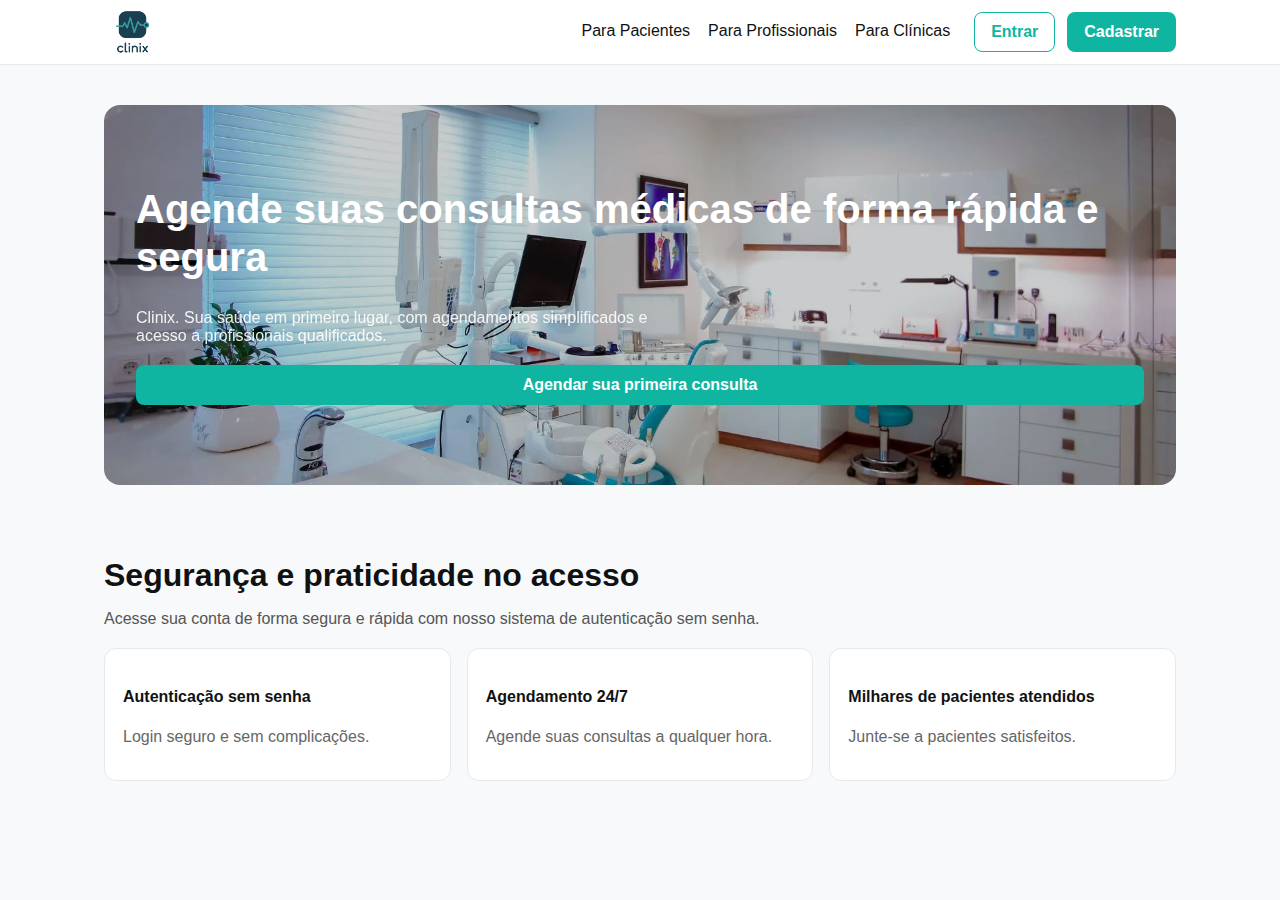
<file: index.html>
<!DOCTYPE html>
<html lang="pt-BR">

<head>
  <meta charset="utf-8">
  <meta name="viewport" content="width=device-width,initial-scale=1">
  <title>Clinix</title>
  <link rel="stylesheet" href="styles.css">
</head>

<body>
  <header class="header">
    <div class="container header-inner">
      <a class="brand" href="index.html"><img class="brand-logo" src="img/log.png" alt="clinix logo"></a>
      <button id="hamburger" class="hamburger" aria-label="Menu"></button>
      <nav id="nav" class="nav">
        <div class="nav-links">
          <a href="#">Para Pacientes</a>
          <a href="#">Para Profissionais</a>
          <a href="#">Para Clínicas</a>
        </div>
        <div class="nav-actions">
          <a class="btn secondary" href="login.html">Entrar</a>
          <a class="btn" href="register.html">Cadastrar</a>
        </div>
      </nav>
    </div>
  </header>
  <main>
    <section class="hero">
      <div class="container">
        <div class="hero-card" id="banner-slideshow">
          <img class="hero-media" src="homepage.png" alt="Consultório">
          <div class="hero-overlay">
            <h1 class="hero-title">Agende suas consultas médicas de forma rápida e segura</h1>
            <p class="hero-sub">Clinix. Sua saúde em primeiro lugar, com agendamentos simplificados e acesso a
              profissionais qualificados.</p>
            <a class="btn" href="agendar.html">Agendar sua primeira consulta</a>
          </div>
        </div>
      </div>
    </section>
    <section class="features">
      <div class="container">
        <h2 class="section-title">Segurança e praticidade no acesso</h2>
        <p class="section-sub">Acesse sua conta de forma segura e rápida com nosso sistema de autenticação sem senha.
        </p>
        <div class="cards">
          <div class="card">
            <h4>Autenticação sem senha</h4>
            <p class="muted">Login seguro e sem complicações.</p>
          </div>
          <div class="card">
            <h4>Agendamento 24/7</h4>
            <p class="muted">Agende suas consultas a qualquer hora.</p>
          </div>
          <div class="card">
            <h4>Milhares de pacientes atendidos</h4>
            <p class="muted">Junte-se a pacientes satisfeitos.</p>
          </div>
        </div>
      </div>
    </section>

  </main>
  <script src="script.js"></script>
</body>

</html>
</file>
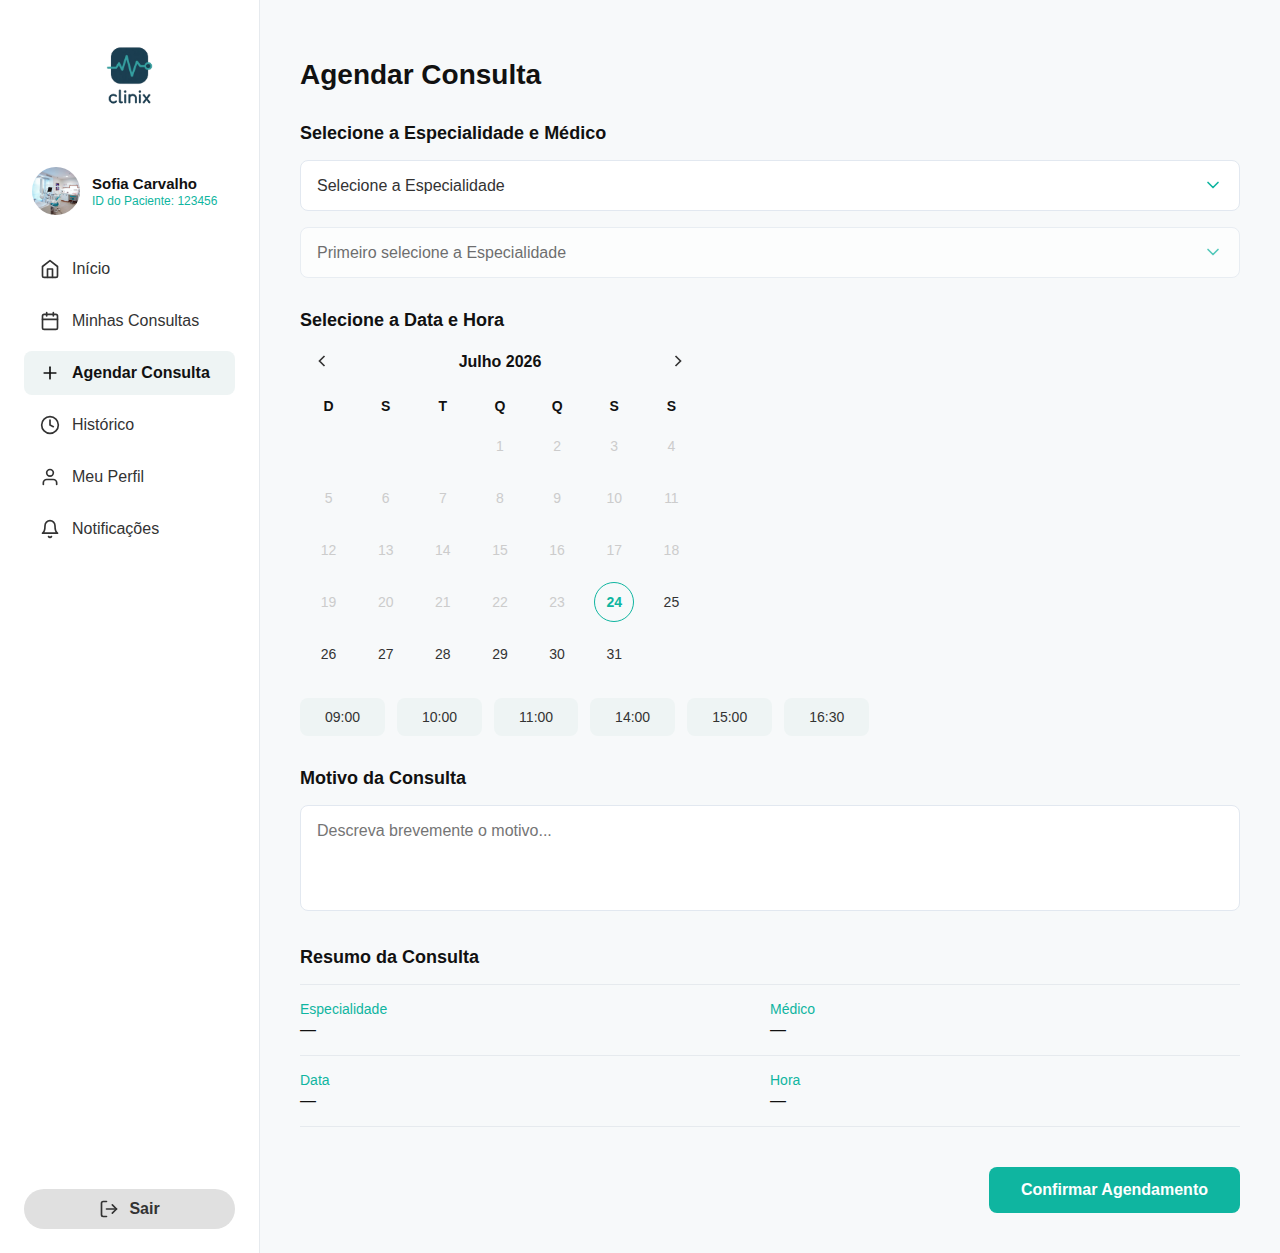
<file: agendar.html>
<!DOCTYPE html>
<html lang="pt-BR">
<head>
<meta charset="utf-8"><meta name="viewport" content="width=device-width,initial-scale=1">
<title>Agendar Consulta • Clinix</title>
<link rel="stylesheet" href="styles.css">
</head>
<body>

<div class="layout">
  <aside class="sidebar">
    <div class="sidebar-brand">
      <img src="img/log.png" alt="Clinix" class="sidebar-logo-img">
    </div>

    <div class="user-profile">
      <div class="avatar"></div>
      <div class="user-info">
        <div class="user-name">Sofia Carvalho</div>
        <div class="user-id">ID do Paciente: 123456</div>
      </div>
    </div>

    <nav class="menu">
      <a href="dashboard.html">
        <svg width="20" height="20" viewBox="0 0 24 24" fill="none" stroke="currentColor" stroke-width="2" stroke-linecap="round" stroke-linejoin="round"><path d="M3 9l9-7 9 7v11a2 2 0 0 1-2 2H5a2 2 0 0 1-2-2z"></path><polyline points="9 22 9 12 15 12 15 22"></polyline></svg>
        Início
      </a>
      <a href="consultas.html">
        <svg width="20" height="20" viewBox="0 0 24 24" fill="none" stroke="currentColor" stroke-width="2" stroke-linecap="round" stroke-linejoin="round"><rect x="3" y="4" width="18" height="18" rx="2" ry="2"></rect><line x1="16" y1="2" x2="16" y2="6"></line><line x1="8" y1="2" x2="8" y2="6"></line><line x1="3" y1="10" x2="21" y2="10"></line></svg>
        Minhas Consultas
      </a>
      <a class="active" href="agendar.html">
        <svg width="20" height="20" viewBox="0 0 24 24" fill="none" stroke="currentColor" stroke-width="2" stroke-linecap="round" stroke-linejoin="round"><line x1="12" y1="5" x2="12" y2="19"></line><line x1="5" y1="12" x2="19" y2="12"></line></svg>
        Agendar Consulta
      </a>
      <a href="historico.html">
        <svg width="20" height="20" viewBox="0 0 24 24" fill="none" stroke="currentColor" stroke-width="2" stroke-linecap="round" stroke-linejoin="round"><circle cx="12" cy="12" r="10"></circle><polyline points="12 6 12 12 16 14"></polyline></svg>
        Histórico
      </a>
      <a href="perfil.html">
        <svg width="20" height="20" viewBox="0 0 24 24" fill="none" stroke="currentColor" stroke-width="2" stroke-linecap="round" stroke-linejoin="round"><path d="M20 21v-2a4 4 0 0 0-4-4H8a4 4 0 0 0-4 4v2"></path><circle cx="12" cy="7" r="4"></circle></svg>
        Meu Perfil
      </a>
      <a href="notificacoes.html">
        <svg width="20" height="20" viewBox="0 0 24 24" fill="none" stroke="currentColor" stroke-width="2" stroke-linecap="round" stroke-linejoin="round"><path d="M18 8A6 6 0 0 0 6 8c0 7-3 9-3 9h18s-3-2-3-9"></path><path d="M13.73 21a2 2 0 0 1-3.46 0"></path></svg>
        Notificações
      </a>
    </nav>

    <div class="sidebar-footer">
      <a href="index.html" class="btn-logout">
        <svg width="20" height="20" viewBox="0 0 24 24" fill="none" stroke="currentColor" stroke-width="2" stroke-linecap="round" stroke-linejoin="round"><path d="M9 21H5a2 2 0 0 1-2-2V5a2 2 0 0 1 2-2h4"></path><polyline points="16 17 21 12 16 7"></polyline><line x1="21" y1="12" x2="9" y2="12"></line></svg>
        Sair
      </a>
    </div>
  </aside>

  <main class="main">
    
    <h1 class="dash-title">Agendar Consulta</h1>

    <h3 class="form-section-title">Selecione a Especialidade e Médico</h3>
    <div class="input-group">
      
      <select id="select-specialty" class="input-large select-large">
        <option value="" disabled selected>Selecione a Especialidade</option>
        <option value="Cardiologia">Cardiologia</option>
        <option value="Dermatologia">Dermatologia</option>
        <option value="Ortopedia">Ortopedia</option>
        <option value="Nutrição">Nutrição</option>
        <option value="Ginecologia">Ginecologia</option>
      </select>
      
      <select id="input-doctor" class="input-large select-large" disabled>
        <option value="" disabled selected>Primeiro selecione a Especialidade</option>
      </select>

    </div>

    <h3 class="form-section-title">Selecione a Data e Hora</h3>
    
    <div class="calendar-container">
      <div class="calendar-header">
        <button id="prev-month" class="calendar-nav-btn">
          <svg width="20" height="20" viewBox="0 0 24 24" fill="none" stroke="currentColor" stroke-width="2"><polyline points="15 18 9 12 15 6"></polyline></svg>
        </button>
        <div id="calendar-month-year" style="font-weight: 700; font-size: 16px;">Carregando...</div>
        <button id="next-month" class="calendar-nav-btn">
          <svg width="20" height="20" viewBox="0 0 24 24" fill="none" stroke="currentColor" stroke-width="2"><polyline points="9 18 15 12 9 6"></polyline></svg>
        </button>
      </div>

      <div class="calendar-grid-header">
        <div>D</div><div>S</div><div>T</div><div>Q</div><div>Q</div><div>S</div><div>S</div>
      </div>

      <div id="calendar-days" class="calendar-grid"></div>
    </div>

    <div id="time-slots" class="time-slots">
      <div class="time-pill">09:00</div>
      <div class="time-pill">10:00</div>
      <div class="time-pill">11:00</div>
      <div class="time-pill">14:00</div>
      <div class="time-pill">15:00</div>
      <div class="time-pill">16:30</div>
    </div>

    <h3 class="form-section-title">Motivo da Consulta</h3>
    <textarea id="input-reason" class="input-large" rows="4" style="resize: none;" placeholder="Descreva brevemente o motivo..."></textarea>

    <h3 class="form-section-title">Resumo da Consulta</h3>
    <div class="summary-container">
      <div class="summary-row">
        <div class="summary-col">
          <div class="summary-label">Especialidade</div>
          <div id="summary-spec" class="summary-value">—</div>
        </div>
        <div class="summary-col">
          <div class="summary-label">Médico</div>
          <div id="summary-doc" class="summary-value">—</div>
        </div>
      </div>
      <div class="summary-row">
        <div class="summary-col">
          <div class="summary-label">Data</div>
          <div id="summary-date" class="summary-value">—</div>
        </div>
        <div class="summary-col">
          <div class="summary-label">Hora</div>
          <div id="summary-time" class="summary-value">—</div>
        </div>
      </div>
    </div>

    <div class="action-footer">
      <button id="btn-confirm" class="btn-confirm">Confirmar Agendamento</button>
    </div>

  </main>
</div>

<script src="script.js"></script>
</body>
</html>
</file>
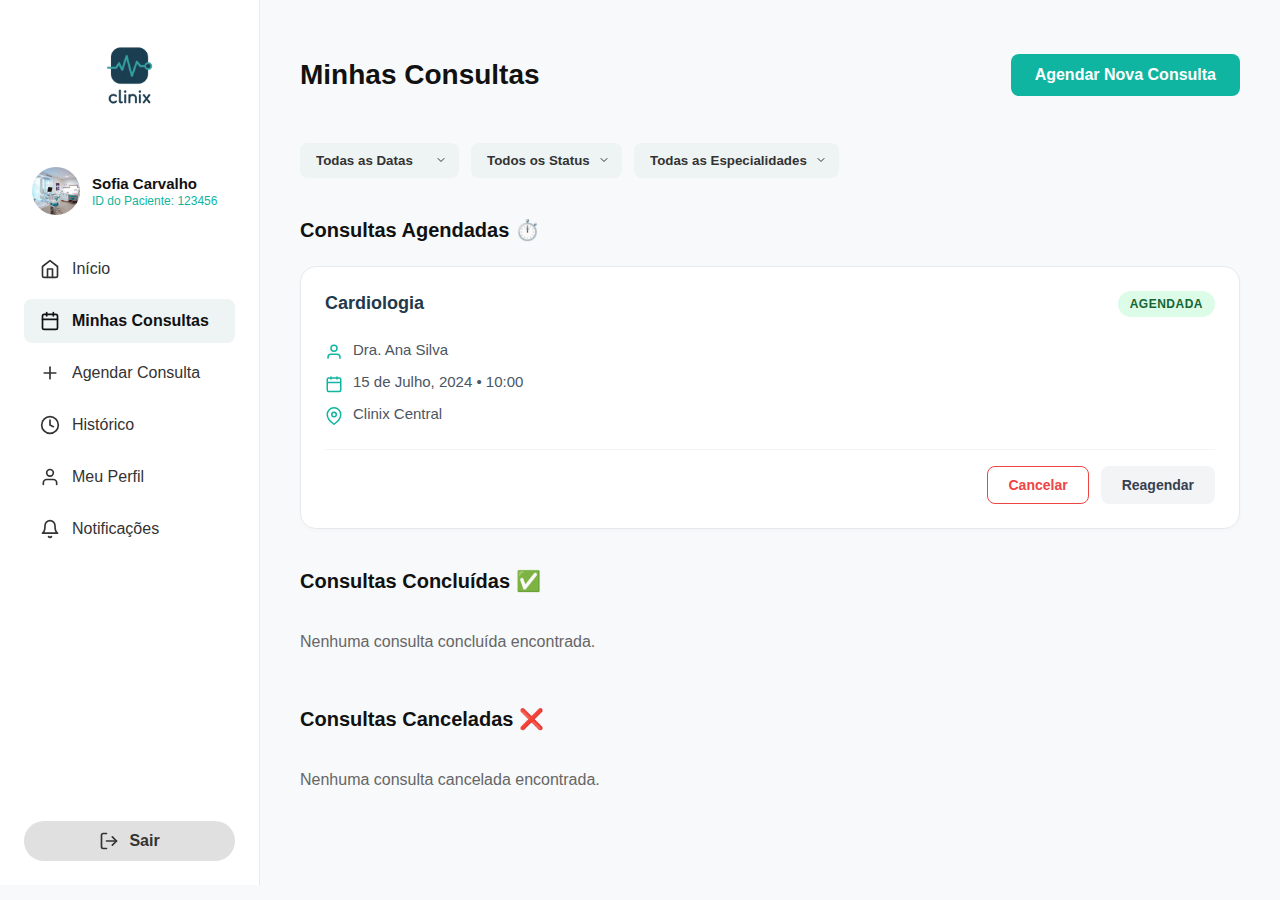
<file: consultas.html>
<!DOCTYPE html>
<html lang="pt-BR">
<head>
<meta charset="utf-8"><meta name="viewport" content="width=device-width,initial-scale=1">
<title>Minhas Consultas • Clinix</title>
<link rel="stylesheet" href="styles.css">
</head>
<body>

<div class="layout">
  <aside class="sidebar">
    <div class="sidebar-brand">
      <img src="img/log.png" alt="Clinix" class="sidebar-logo-img">
    </div>

    <div class="user-profile">
      <div class="avatar"></div>
      <div class="user-info">
        <div class="user-name">Sofia Carvalho</div>
        <div class="user-id">ID do Paciente: 123456</div>
      </div>
    </div>

    <nav class="menu">
      <a href="dashboard.html">
        <svg width="20" height="20" viewBox="0 0 24 24" fill="none" stroke="currentColor" stroke-width="2" stroke-linecap="round" stroke-linejoin="round"><path d="M3 9l9-7 9 7v11a2 2 0 0 1-2 2H5a2 2 0 0 1-2-2z"></path><polyline points="9 22 9 12 15 12 15 22"></polyline></svg>
        Início
      </a>
      <a class="active" href="consultas.html">
        <svg width="20" height="20" viewBox="0 0 24 24" fill="none" stroke="currentColor" stroke-width="2" stroke-linecap="round" stroke-linejoin="round"><rect x="3" y="4" width="18" height="18" rx="2" ry="2"></rect><line x1="16" y1="2" x2="16" y2="6"></line><line x1="8" y1="2" x2="8" y2="6"></line><line x1="3" y1="10" x2="21" y2="10"></line></svg>
        Minhas Consultas
      </a>
      <a href="agendar.html">
        <svg width="20" height="20" viewBox="0 0 24 24" fill="none" stroke="currentColor" stroke-width="2" stroke-linecap="round" stroke-linejoin="round"><line x1="12" y1="5" x2="12" y2="19"></line><line x1="5" y1="12" x2="19" y2="12"></line></svg>
        Agendar Consulta
      </a>
      <a href="historico.html">
        <svg width="20" height="20" viewBox="0 0 24 24" fill="none" stroke="currentColor" stroke-width="2" stroke-linecap="round" stroke-linejoin="round"><circle cx="12" cy="12" r="10"></circle><polyline points="12 6 12 12 16 14"></polyline></svg>
        Histórico
      </a>
      <a href="perfil.html">
        <svg width="20" height="20" viewBox="0 0 24 24" fill="none" stroke="currentColor" stroke-width="2" stroke-linecap="round" stroke-linejoin="round"><path d="M20 21v-2a4 4 0 0 0-4-4H8a4 4 0 0 0-4 4v2"></path><circle cx="12" cy="7" r="4"></circle></svg>
        Meu Perfil
      </a>
      <a href="notificacoes.html">
        <svg width="20" height="20" viewBox="0 0 24 24" fill="none" stroke="currentColor" stroke-width="2" stroke-linecap="round" stroke-linejoin="round"><path d="M18 8A6 6 0 0 0 6 8c0 7-3 9-3 9h18s-3-2-3-9"></path><path d="M13.73 21a2 2 0 0 1-3.46 0"></path></svg>
        Notificações
      </a>
    </nav>

    <div class="sidebar-footer">
      <a href="index.html" class="btn-logout">
        <svg width="20" height="20" viewBox="0 0 24 24" fill="none" stroke="currentColor" stroke-width="2" stroke-linecap="round" stroke-linejoin="round"><path d="M9 21H5a2 2 0 0 1-2-2V5a2 2 0 0 1 2-2h4"></path><polyline points="16 17 21 12 16 7"></polyline><line x1="21" y1="12" x2="9" y2="12"></line></svg>
        Sair
      </a>
    </div>
  </aside>

  <main class="main">
    
    <div class="dash-header">
      <h1 class="dash-title">Minhas Consultas</h1>
      <a class="btn-primary-solid" href="agendar.html">Agendar Nova Consulta</a>
    </div>

    <div class="filters-bar">
      <select id="filter-date" class="filter-select">
        <option value="">Todas as Datas</option>
      </select>

      <select id="filter-status" class="filter-select">
        <option value="">Todos os Status</option>
        <option value="agendada">Agendada</option>
        <option value="concluida">Concluída</option>
        <option value="cancelada">Cancelada</option>
      </select>
      
      <select id="filter-spec" class="filter-select">
        <option value="">Todas as Especialidades</option>
      </select>
    </div>

    <h3 class="section-emoji-title">Consultas Agendadas ⏱️</h3>
    <div id="list-agendada" class="clean-list">
      <p class="muted">Nenhuma consulta agendada.</p>
    </div>

    <h3 class="section-emoji-title">Consultas Concluídas ✅</h3>
    <div id="list-concluida" class="clean-list">
       <p class="muted">Nenhuma consulta concluída.</p>
    </div>

    <h3 class="section-emoji-title">Consultas Canceladas ❌</h3>
    <div id="list-cancelada" class="clean-list">
       <p class="muted">Nenhuma consulta cancelada.</p>
    </div>

  </main>
</div>

<script src="script.js"></script>
</body>
</html>
</file>
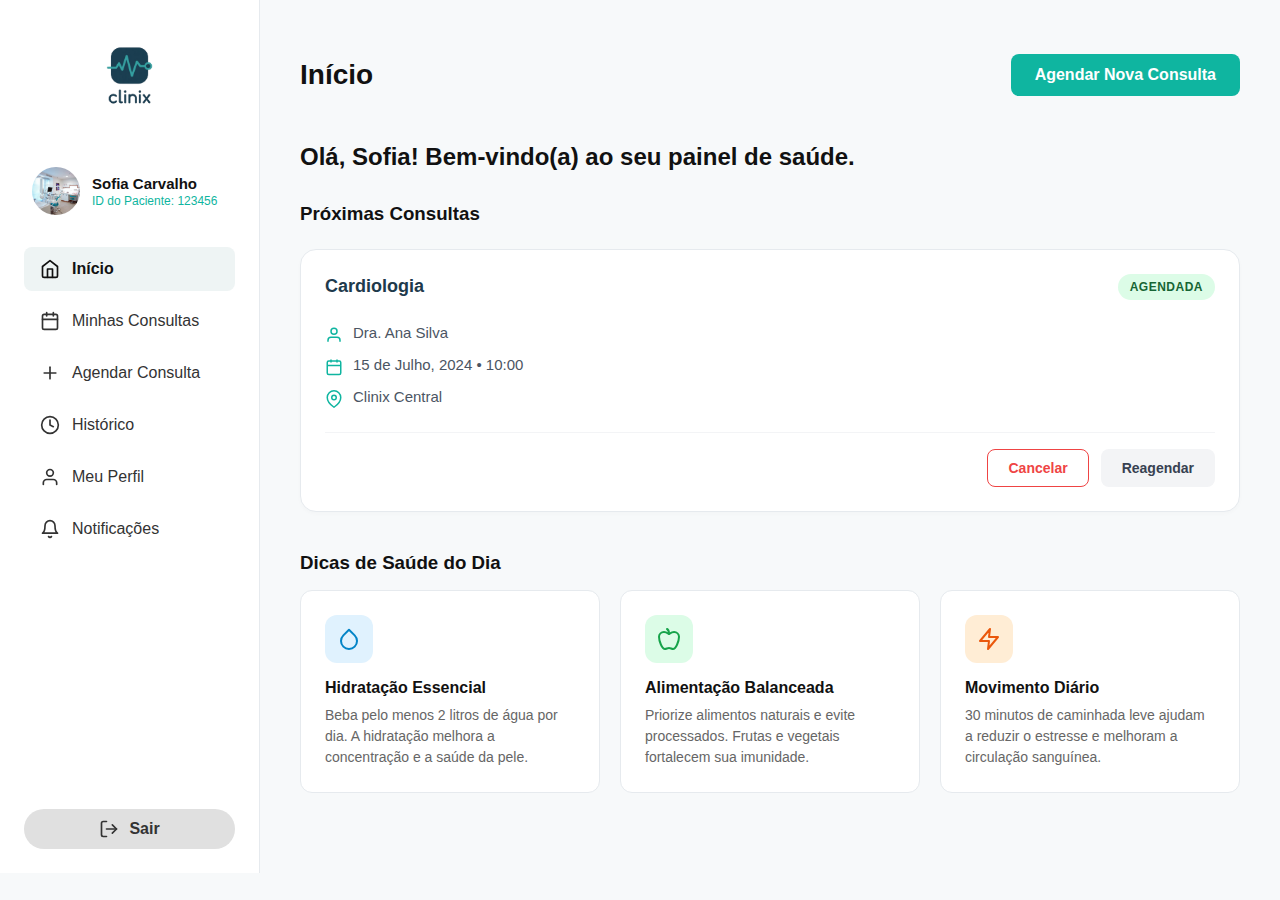
<file: dashboard.html>
<!DOCTYPE html>
<html lang="pt-BR">

<head>
  <meta charset="utf-8">
  <meta name="viewport" content="width=device-width,initial-scale=1">
  <title>Início • Clinix</title>
  <link rel="stylesheet" href="styles.css">
</head>

<body>
  <div class="layout">
    <aside class="sidebar">
      <div class="sidebar-brand">
        <img src="img/log.png" alt="Clinix" class="sidebar-logo-img">
      </div>
      <div class="user-profile">
        <div class="avatar"></div>
        <div class="user-info">
          <div class="user-name">Sofia Carvalho</div>
          <div class="user-id">ID do Paciente: 123456</div>
        </div>
      </div>
      <nav class="menu">
        <a class="active" href="dashboard.html">
          <svg width="20" height="20" viewBox="0 0 24 24" fill="none" stroke="currentColor" stroke-width="2"
            stroke-linecap="round" stroke-linejoin="round">
            <path d="M3 9l9-7 9 7v11a2 2 0 0 1-2 2H5a2 2 0 0 1-2-2z"></path>
            <polyline points="9 22 9 12 15 12 15 22"></polyline>
          </svg>
          Início
        </a>
        <a href="consultas.html">
          <svg width="20" height="20" viewBox="0 0 24 24" fill="none" stroke="currentColor" stroke-width="2"
            stroke-linecap="round" stroke-linejoin="round">
            <rect x="3" y="4" width="18" height="18" rx="2" ry="2"></rect>
            <line x1="16" y1="2" x2="16" y2="6"></line>
            <line x1="8" y1="2" x2="8" y2="6"></line>
            <line x1="3" y1="10" x2="21" y2="10"></line>
          </svg>
          Minhas Consultas
        </a>
        <a href="agendar.html">
          <svg width="20" height="20" viewBox="0 0 24 24" fill="none" stroke="currentColor" stroke-width="2"
            stroke-linecap="round" stroke-linejoin="round">
            <line x1="12" y1="5" x2="12" y2="19"></line>
            <line x1="5" y1="12" x2="19" y2="12"></line>
          </svg>
          Agendar Consulta
        </a>
        <a href="historico.html">
          <svg width="20" height="20" viewBox="0 0 24 24" fill="none" stroke="currentColor" stroke-width="2"
            stroke-linecap="round" stroke-linejoin="round">
            <circle cx="12" cy="12" r="10"></circle>
            <polyline points="12 6 12 12 16 14"></polyline>
          </svg>
          Histórico
        </a>
        <a href="perfil.html">
          <svg width="20" height="20" viewBox="0 0 24 24" fill="none" stroke="currentColor" stroke-width="2"
            stroke-linecap="round" stroke-linejoin="round">
            <path d="M20 21v-2a4 4 0 0 0-4-4H8a4 4 0 0 0-4 4v2"></path>
            <circle cx="12" cy="7" r="4"></circle>
          </svg>
          Meu Perfil
        </a>
        <a href="notificacoes.html">
          <svg width="20" height="20" viewBox="0 0 24 24" fill="none" stroke="currentColor" stroke-width="2"
            stroke-linecap="round" stroke-linejoin="round">
            <path d="M18 8A6 6 0 0 0 6 8c0 7-3 9-3 9h18s-3-2-3-9"></path>
            <path d="M13.73 21a2 2 0 0 1-3.46 0"></path>
          </svg>
          Notificações
        </a>
      </nav>
      <div class="sidebar-footer">
        <a href="index.html" class="btn-logout">
          <svg width="20" height="20" viewBox="0 0 24 24" fill="none" stroke="currentColor" stroke-width="2"
            stroke-linecap="round" stroke-linejoin="round">
            <path d="M9 21H5a2 2 0 0 1-2-2V5a2 2 0 0 1 2-2h4"></path>
            <polyline points="16 17 21 12 16 7"></polyline>
            <line x1="21" y1="12" x2="9" y2="12"></line>
          </svg>
          Sair
        </a>
      </div>
    </aside>

    <main class="main">

      <div class="dash-header">
        <h1 class="dash-title">Início</h1>
        <a class="btn-primary-solid" href="agendar.html">Agendar Nova Consulta</a>
      </div>

      <h2 class="welcome-text">Olá, Sofia! Bem-vindo(a) ao seu painel de saúde.</h2>

      <h3 style="margin-bottom: 24px;">Próximas Consultas</h3>

      <div class="clean-list">
        
        <div class="appointment-card">
          <div class="appt-card-header">
            <div class="appt-card-specialty">Dermatologista</div>
            <span class="status-badge agendada">Agendada</span>
          </div>
          <div class="appt-card-body">
            <div class="appt-info-row">
              <svg class="appt-icon" viewBox="0 0 24 24" fill="none" stroke="currentColor" stroke-width="2" stroke-linecap="round" stroke-linejoin="round"><path d="M20 21v-2a4 4 0 0 0-4-4H8a4 4 0 0 0-4 4v2"></path><circle cx="12" cy="7" r="4"></circle></svg>
              <span>Dra. Ana Silva</span>
            </div>
            <div class="appt-info-row">
              <svg class="appt-icon" viewBox="0 0 24 24" fill="none" stroke="currentColor" stroke-width="2" stroke-linecap="round" stroke-linejoin="round"><rect x="3" y="4" width="18" height="18" rx="2" ry="2"></rect><line x1="16" y1="2" x2="16" y2="6"></line><line x1="8" y1="2" x2="8" y2="6"></line><line x1="3" y1="10" x2="21" y2="10"></line></svg>
              <span>15 de Julho, 2024 • 10:00</span>
            </div>
            <div class="appt-info-row">
              <svg class="appt-icon" viewBox="0 0 24 24" fill="none" stroke="currentColor" stroke-width="2" stroke-linecap="round" stroke-linejoin="round"><path d="M21 10c0 7-9 13-9 13s-9-6-9-13a9 9 0 0 1 18 0z"></path><circle cx="12" cy="10" r="3"></circle></svg>
              <span>Av. Prof. Pinto de Aguiar, 2589 - Pituaçu, Salvador</span>
            </div>
          </div>
          <div class="appt-card-footer">
            <a class="btn-card-action" href="agendar.html">Reagendar</a>
          </div>
        </div>

      </div>

      <h3 style="margin-top:40px; margin-bottom: 16px;">Dicas de Saúde do Dia</h3>

      <div class="tips-grid">

        <div class="tip-card">
          <div class="tip-icon-box bg-blue-light">
            <svg width="24" height="24" viewBox="0 0 24 24" fill="none" stroke="currentColor" stroke-width="2" stroke-linecap="round" stroke-linejoin="round"><path d="M12 2.69l5.66 5.66a8 8 0 1 1-11.31 0z"></path></svg>
          </div>
          <div class="tip-title">Hidratação Essencial</div>
          <div class="tip-desc">
            Beba pelo menos 2 litros de água por dia. A hidratação melhora a concentração e a saúde da pele.
          </div>
        </div>

        <div class="tip-card">
          <div class="tip-icon-box bg-green-light">
            <svg width="24" height="24" viewBox="0 0 24 24" fill="none" stroke="currentColor" stroke-width="2" stroke-linecap="round" stroke-linejoin="round"><path d="M12 20.94c1.5 0 2.75 1.06 4 1.06 3 0 6-8 6-12.22A4.91 4.91 0 0 0 17 5c-2.22 0-4 1.44-5 2-1-.56-2.78-2-5-2a4.9 4.9 0 0 0-5 4.78C2 14 5 22 8 22c1.25 0 2.5-1.06 4-1.06Z"></path><path d="M10 2c1 .5 2 2 2 5"></path></svg>
          </div>
          <div class="tip-title">Alimentação Balanceada</div>
          <div class="tip-desc">
            Priorize alimentos naturais e evite processados. Frutas e vegetais fortalecem sua imunidade.
          </div>
        </div>

        <div class="tip-card">
          <div class="tip-icon-box bg-orange-light">
            <svg width="24" height="24" viewBox="0 0 24 24" fill="none" stroke="currentColor" stroke-width="2" stroke-linecap="round" stroke-linejoin="round"><polygon points="13 2 3 14 12 14 11 22 21 10 12 10 13 2"></polygon></svg>
          </div>
          <div class="tip-title">Movimento Diário</div>
          <div class="tip-desc">
            30 minutos de caminhada leve ajudam a reduzir o estresse e melhoram a circulação sanguínea.
          </div>
        </div>

      </div>

    </main>
  </div>

  <script src="script.js"></script>
</body>

</html>
</file>
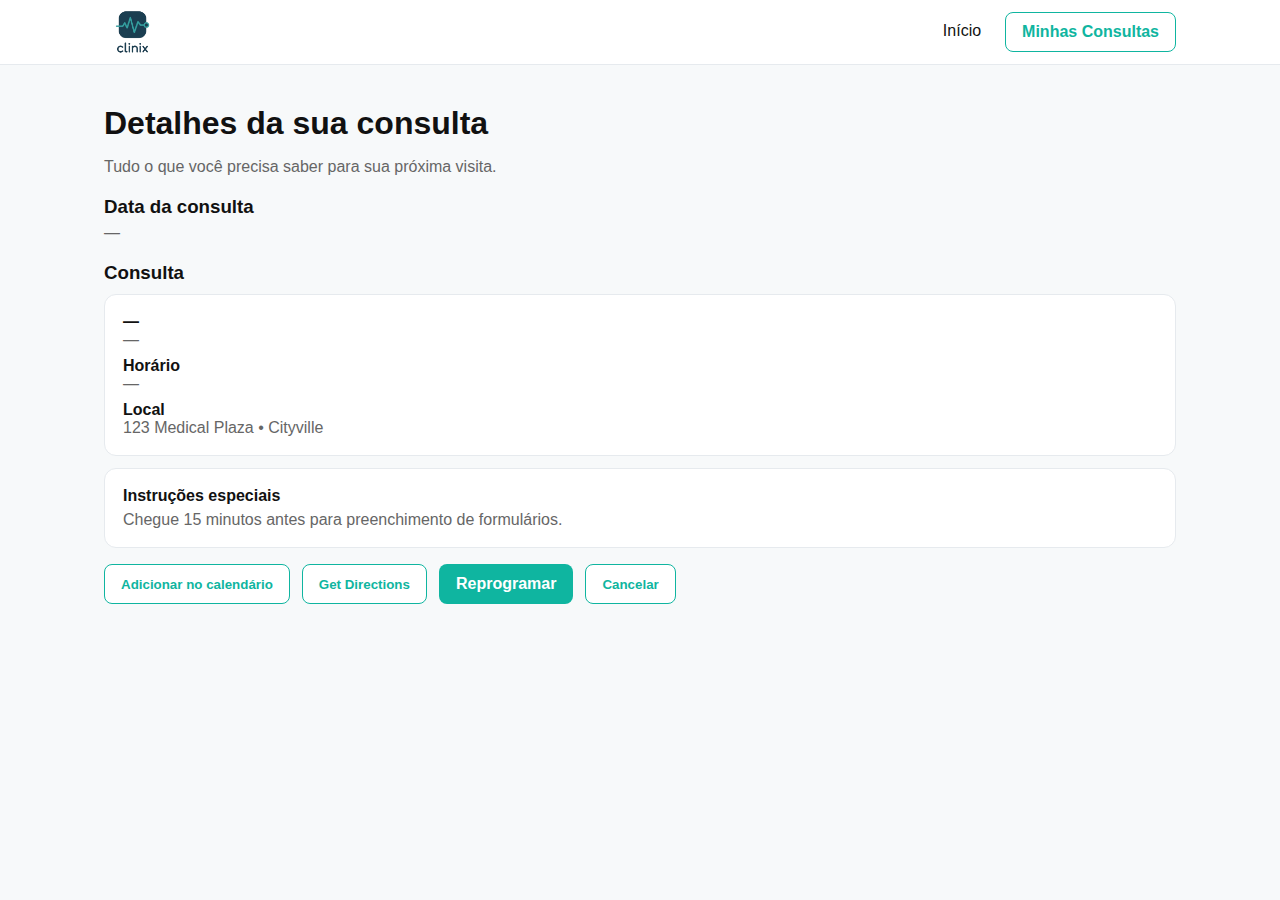
<file: detalhes.html>
<!DOCTYPE html>
<html lang="pt-BR">

<head>
  <meta charset="utf-8">
  <meta name="viewport" content="width=device-width,initial-scale=1">
  <title>Detalhes da Consulta • Clinix</title>
  <link rel="stylesheet" href="styles.css">
</head>

<body>
  <header class="header">
    <div class="container header-inner">
      <a class="brand" href="index.html"><img class="brand-logo" src="img/log.png" alt="clinix logo"></a>
      <button id="hamburger" class="hamburger" aria-label="Menu"></button>
      <nav id="nav" class="nav">
        <div class="nav-links"><a href="dashboard.html">Início</a></div>
        <div class="nav-actions"><a class="btn secondary" href="consultas.html">Minhas Consultas</a></div>
      </nav>
    </div>
  </header>
  <main class="main">
    <div class="container">
      <h1 style="margin:0 0 8px">Detalhes da sua consulta</h1>
      <p class="muted">Tudo o que você precisa saber para sua próxima visita.</p>
      <div style="margin-top:20px">
        <h3 style="margin:0 0 6px">Data da consulta</h3>
        <div id="det-data" class="muted">—</div>
      </div>
      <div style="margin-top:20px">
        <h3 style="margin:0 0 10px">Consulta</h3>
        <div class="card">
          <div class="grid" style="grid-template-columns:1fr">
            <div>
              <strong id="det-medico">—</strong>
              <div class="muted" id="det-especialidade">—</div>
            </div>
            <div>
              <strong>Horário</strong>
              <div class="muted" id="det-hora">—</div>
            </div>
            <div>
              <strong>Local</strong>
              <div class="muted" id="det-local">123 Medical Plaza • Cityville</div>
            </div>
          </div>
        </div>
        <div class="card" style="margin-top:12px">
          <strong>Instruções especiais</strong>
          <p class="muted" id="det-notes" style="margin:6px 0 0">Chegue 15 minutos antes para preenchimento de
            formulários.</p>
        </div>
      </div>
      <div style="display:flex;gap:12px;flex-wrap:wrap;margin-top:16px">
        <button id="det-add-calendar" class="btn secondary">Adicionar no calendário</button>
        <button id="det-directions" class="btn secondary">Get Directions</button>
        <a class="btn" href="agendar.html">Reprogramar</a>
        <button id="det-cancel" class="btn secondary">Cancelar</button>
      </div>
    </div>
  </main>
  <script src="script.js"></script>
</body>

</html>
</file>
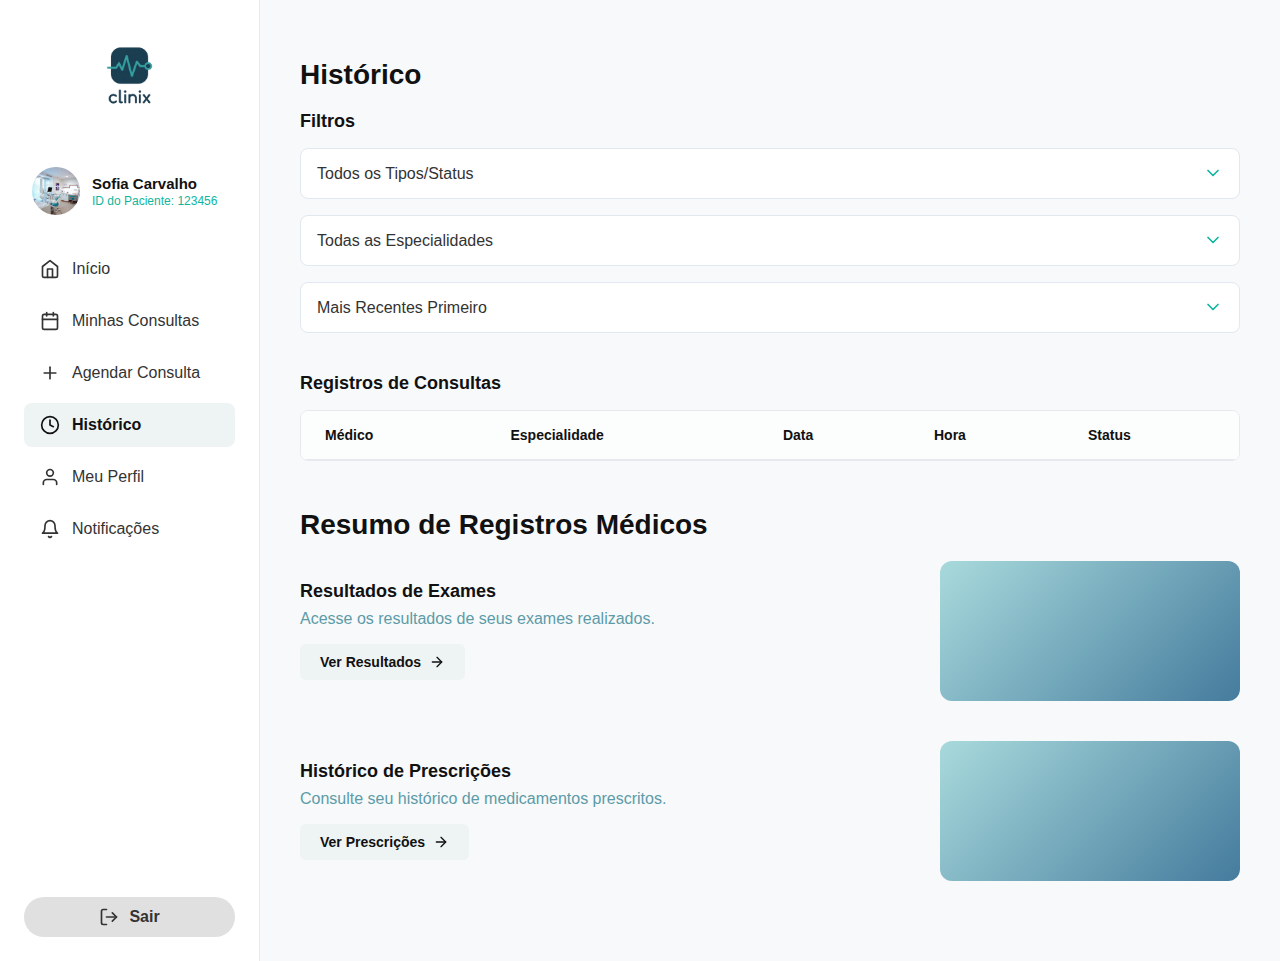
<file: historico.html>
<!DOCTYPE html>
<html lang="pt-BR">
<head>
<meta charset="utf-8"><meta name="viewport" content="width=device-width,initial-scale=1">
<title>Histórico • Clinix</title>
<link rel="stylesheet" href="styles.css">
</head>
<body>

<div class="layout">
  <aside class="sidebar">
    <div class="sidebar-brand">
      <img src="img/log.png" alt="Clinix" class="sidebar-logo-img">
    </div>

    <div class="user-profile">
      <div class="avatar"></div>
      <div class="user-info">
        <div class="user-name">Sofia Carvalho</div>
        <div class="user-id">ID do Paciente: 123456</div>
      </div>
    </div>

    <nav class="menu">
      <a href="dashboard.html">
        <svg width="20" height="20" viewBox="0 0 24 24" fill="none" stroke="currentColor" stroke-width="2" stroke-linecap="round" stroke-linejoin="round"><path d="M3 9l9-7 9 7v11a2 2 0 0 1-2 2H5a2 2 0 0 1-2-2z"></path><polyline points="9 22 9 12 15 12 15 22"></polyline></svg>
        Início
      </a>
      <a href="consultas.html">
        <svg width="20" height="20" viewBox="0 0 24 24" fill="none" stroke="currentColor" stroke-width="2" stroke-linecap="round" stroke-linejoin="round"><rect x="3" y="4" width="18" height="18" rx="2" ry="2"></rect><line x1="16" y1="2" x2="16" y2="6"></line><line x1="8" y1="2" x2="8" y2="6"></line><line x1="3" y1="10" x2="21" y2="10"></line></svg>
        Minhas Consultas
      </a>
      <a href="agendar.html">
        <svg width="20" height="20" viewBox="0 0 24 24" fill="none" stroke="currentColor" stroke-width="2" stroke-linecap="round" stroke-linejoin="round"><line x1="12" y1="5" x2="12" y2="19"></line><line x1="5" y1="12" x2="19" y2="12"></line></svg>
        Agendar Consulta
      </a>
      <a class="active" href="historico.html">
        <svg width="20" height="20" viewBox="0 0 24 24" fill="none" stroke="currentColor" stroke-width="2" stroke-linecap="round" stroke-linejoin="round"><circle cx="12" cy="12" r="10"></circle><polyline points="12 6 12 12 16 14"></polyline></svg>
        Histórico
      </a>
      <a href="perfil.html">
        <svg width="20" height="20" viewBox="0 0 24 24" fill="none" stroke="currentColor" stroke-width="2" stroke-linecap="round" stroke-linejoin="round"><path d="M20 21v-2a4 4 0 0 0-4-4H8a4 4 0 0 0-4 4v2"></path><circle cx="12" cy="7" r="4"></circle></svg>
        Meu Perfil
      </a>
      <a href="notificacoes.html">
        <svg width="20" height="20" viewBox="0 0 24 24" fill="none" stroke="currentColor" stroke-width="2" stroke-linecap="round" stroke-linejoin="round"><path d="M18 8A6 6 0 0 0 6 8c0 7-3 9-3 9h18s-3-2-3-9"></path><path d="M13.73 21a2 2 0 0 1-3.46 0"></path></svg>
        Notificações
      </a>
    </nav>

    <div class="sidebar-footer">
      <a href="index.html" class="btn-logout">
        <svg width="20" height="20" viewBox="0 0 24 24" fill="none" stroke="currentColor" stroke-width="2" stroke-linecap="round" stroke-linejoin="round"><path d="M9 21H5a2 2 0 0 1-2-2V5a2 2 0 0 1 2-2h4"></path><polyline points="16 17 21 12 16 7"></polyline><line x1="21" y1="12" x2="9" y2="12"></line></svg>
        Sair
      </a>
    </div>
  </aside>

  <main class="main">
    
    <h1 class="dash-title">Histórico</h1>

    <h3 class="form-section-title" style="margin-top: 0;">Filtros</h3>
    <div class="filter-stack">
      <select id="hist-filter-status" class="input-large select-large">
        <option value="">Todos os Tipos/Status</option>
        <option value="agendada">Agendadas</option>
        <option value="concluida">Concluídas</option>
        <option value="cancelada">Canceladas</option>
      </select>
      
      <select id="hist-filter-spec" class="input-large select-large">
        <option value="">Todas as Especialidades</option>
      </select>
      
      <select id="hist-filter-order" class="input-large select-large">
        <option value="recent">Mais Recentes Primeiro</option>
        <option value="oldest">Mais Antigos Primeiro</option>
      </select>
    </div>

    <h3 class="form-section-title">Registros de Consultas</h3>
    <div class="history-table-container">
      <table class="history-table">
        <thead>
          <tr>
            <th>Médico</th>
            <th>Especialidade</th>
            <th>Data</th>
            <th>Hora</th>
            <th>Status</th>
          </tr>
        </thead>
        <tbody id="history-table-body">
           </tbody>
      </table>
    </div>

    <h2 class="dash-title" style="margin-top: 48px;">Resumo de Registros Médicos</h2>

    <div class="record-card">
      <div class="record-content">
        <div class="record-title">Resultados de Exames</div>
        <div class="record-desc">Acesse os resultados de seus exames realizados.</div>
        <a href="resultados.html" class="btn-arrow">
          Ver Resultados 
          <svg width="16" height="16" viewBox="0 0 24 24" fill="none" stroke="currentColor" stroke-width="2" stroke-linecap="round" stroke-linejoin="round"><line x1="5" y1="12" x2="19" y2="12"></line><polyline points="12 5 19 12 12 19"></polyline></svg>
        </a>
      </div>
      <div class="record-image-placeholder"></div>
    </div>

    <div class="record-card">
      <div class="record-content">
        <div class="record-title">Histórico de Prescrições</div>
        <div class="record-desc">Consulte seu histórico de medicamentos prescritos.</div>
        <a href="prescricoes.html" class="btn-arrow">
          Ver Prescrições 
          <svg width="16" height="16" viewBox="0 0 24 24" fill="none" stroke="currentColor" stroke-width="2" stroke-linecap="round" stroke-linejoin="round"><line x1="5" y1="12" x2="19" y2="12"></line><polyline points="12 5 19 12 12 19"></polyline></svg>
        </a>
      </div>
      <div class="record-image-placeholder"></div>
      
    </div>

  </main>
</div>

<script src="script.js"></script>
</body>
</html>
</file>
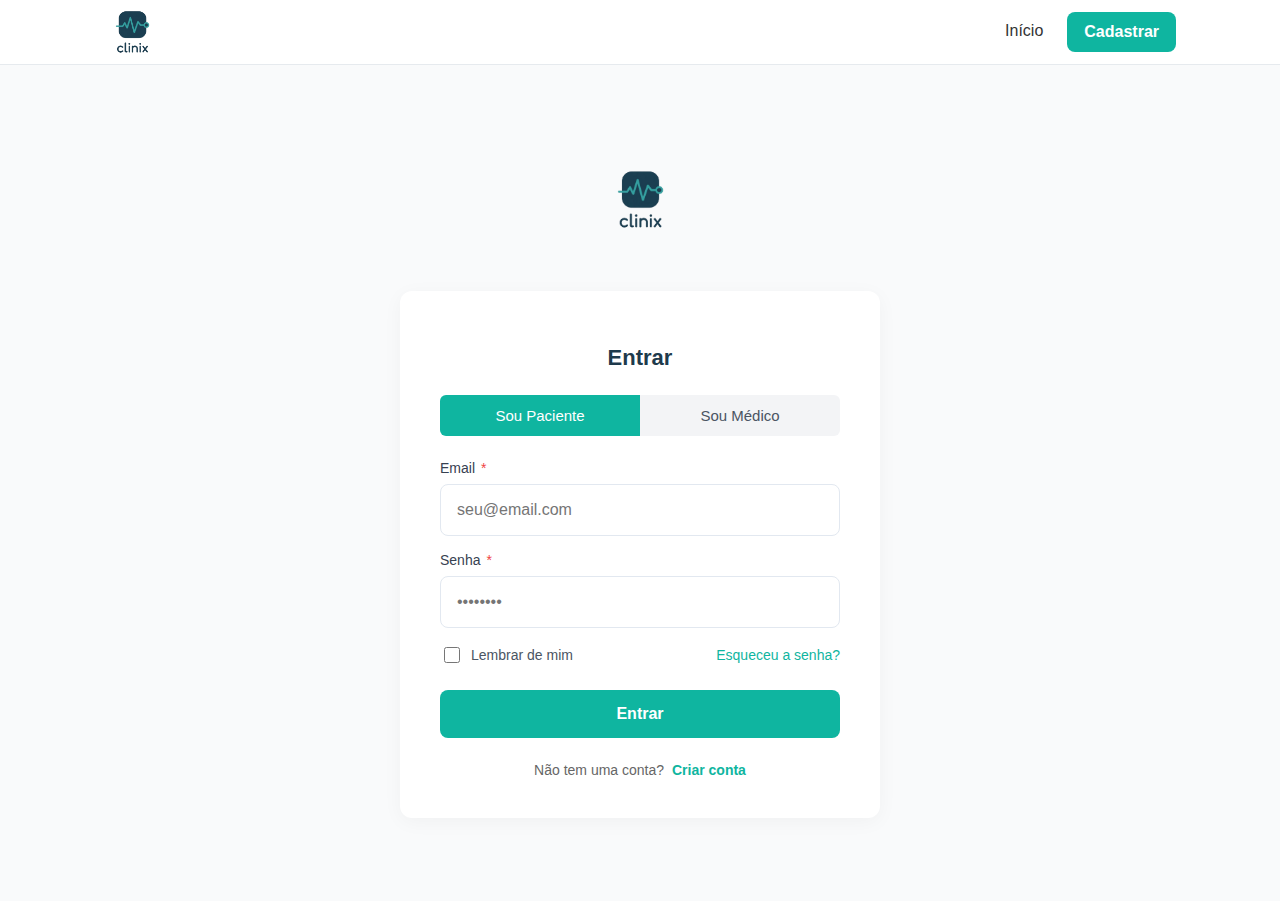
<file: login.html>
<!DOCTYPE html>
<html lang="pt-BR">
<head>
<meta charset="utf-8"><meta name="viewport" content="width=device-width,initial-scale=1">
<title>Entrar • Clinix</title>
<link rel="stylesheet" href="styles.css">
</head>
<body>

<header class="header">
  <div class="container header-inner">
    <a class="brand" href="index.html">
      <img class="brand-logo" src="log.png" alt="clinix logo">
    </a>
    
    <button id="hamburger" class="hamburger" aria-label="Menu"></button>
    
    <nav id="nav" class="nav">
      <div class="nav-links">
        <a href="index.html" style="font-weight: 500; color: #333;">Início</a>
      </div>
      <div class="nav-actions">
        <a class="btn" href="register.html">Cadastrar</a>
      </div>
    </nav>
  </div>
</header>

<main class="auth-page">
  <div class="auth-brand-center">
    <img src="img/log.png" alt="Clinix Logo">
  </div>

  <div class="login-card">
    <h1 class="login-title">Entrar</h1>

    <div class="role-tabs">
      <button class="role-tab active" id="tab-paciente">Sou Paciente</button>
      <button class="role-tab inactive" id="tab-medico">Sou Médico</button>
    </div>

    <form id="login-form" class="form">
      
      <div style="margin-bottom: 16px;">
        <label class="input-label-row">Email <span class="required-mark">*</span></label>
        <input id="login-email" class="input-large" type="email" placeholder="seu@email.com" required>
      </div>

      <div>
        <label class="input-label-row">Senha <span class="required-mark">*</span></label>
        <input id="login-pass" class="input-large" type="password" placeholder="••••••••" required>
      </div>

      <div class="form-options">
        <label class="checkbox-label">
          <input type="checkbox"> Lembrar de mim
        </label>
        <a href="#" class="forgot-link">Esqueceu a senha?</a>
      </div>

      <button class="btn" type="submit" style="width: 100%; padding: 14px; font-size: 16px;">Entrar</button>

      <div class="auth-footer">
        Não tem uma conta? <a href="register.html">Criar conta</a>
      </div>

    </form>
  </div>
</main>

<script src="script.js"></script>

<script>
  const tabPaciente = document.getElementById('tab-paciente');
  const tabMedico = document.getElementById('tab-medico');

  function switchTab(role) {
    if (role === 'paciente') {
      tabPaciente.classList.add('active');
      tabPaciente.classList.remove('inactive');
      tabMedico.classList.add('inactive');
      tabMedico.classList.remove('active');
    } else {
      tabMedico.classList.add('active');
      tabMedico.classList.remove('inactive');
      tabPaciente.classList.add('inactive');
      tabPaciente.classList.remove('active');
    }
  }

  tabPaciente.addEventListener('click', (e) => { e.preventDefault(); switchTab('paciente'); });
  tabMedico.addEventListener('click', (e) => { e.preventDefault(); switchTab('medico'); });
</script>

</body>
</html>
</file>
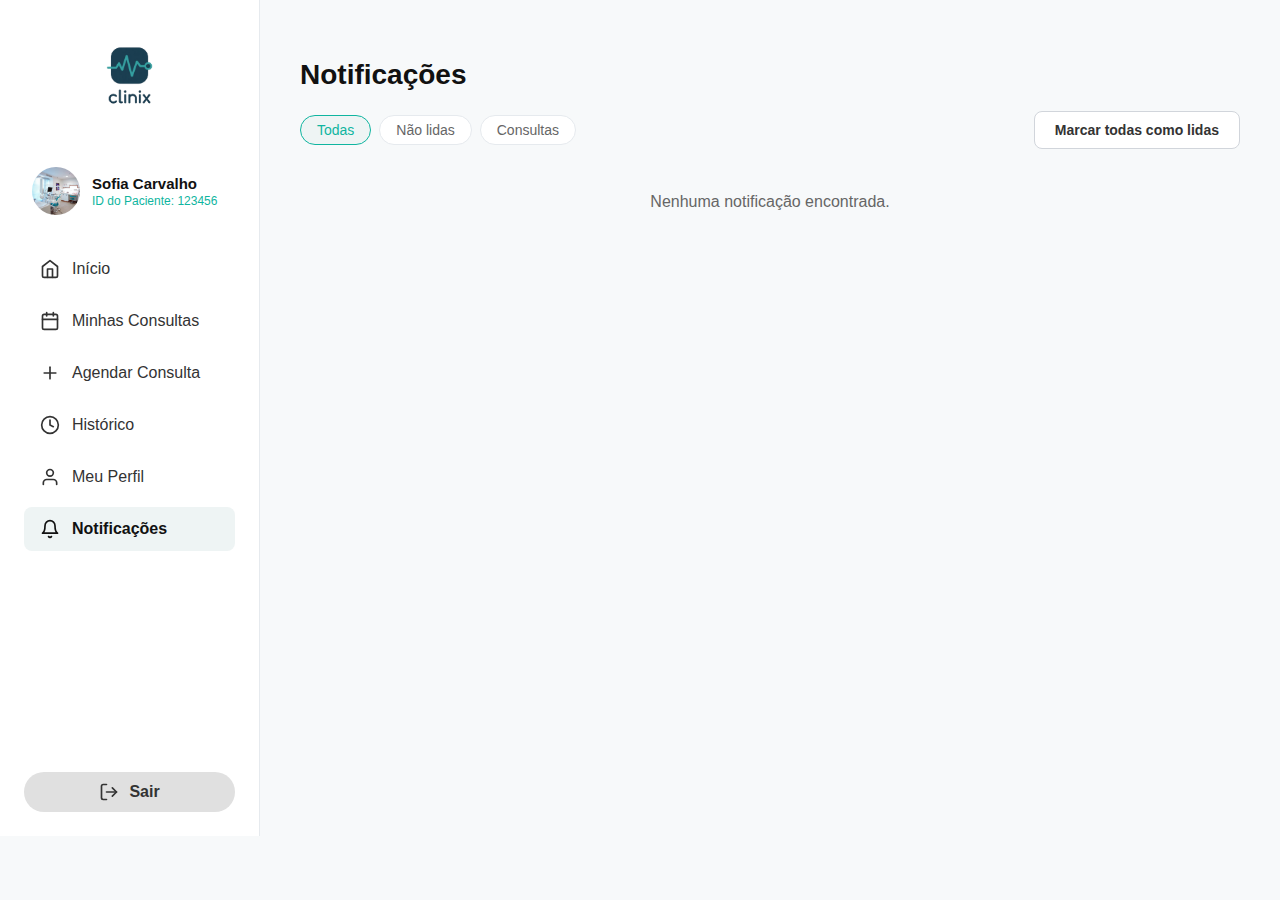
<file: notificacoes.html>
<!DOCTYPE html>
<html lang="pt-BR">
<head>
<meta charset="utf-8"><meta name="viewport" content="width=device-width,initial-scale=1">
<title>Notificações • Clinix</title>
<link rel="stylesheet" href="styles.css">
</head>
<body>

<div class="layout">
  <aside class="sidebar">
    <div class="sidebar-brand">
      <img src="img/log.png" alt="Clinix" class="sidebar-logo-img">
    </div>

    <div class="user-profile">
      <div class="avatar"></div>
      <div class="user-info">
        <div class="user-name">Sofia Carvalho</div>
        <div class="user-id">ID do Paciente: 123456</div>
      </div>
    </div>

    <nav class="menu">
      <a href="dashboard.html">
        <svg width="20" height="20" viewBox="0 0 24 24" fill="none" stroke="currentColor" stroke-width="2" stroke-linecap="round" stroke-linejoin="round"><path d="M3 9l9-7 9 7v11a2 2 0 0 1-2 2H5a2 2 0 0 1-2-2z"></path><polyline points="9 22 9 12 15 12 15 22"></polyline></svg>
        Início
      </a>
      <a href="consultas.html">
        <svg width="20" height="20" viewBox="0 0 24 24" fill="none" stroke="currentColor" stroke-width="2" stroke-linecap="round" stroke-linejoin="round"><rect x="3" y="4" width="18" height="18" rx="2" ry="2"></rect><line x1="16" y1="2" x2="16" y2="6"></line><line x1="8" y1="2" x2="8" y2="6"></line><line x1="3" y1="10" x2="21" y2="10"></line></svg>
        Minhas Consultas
      </a>
      <a href="agendar.html">
        <svg width="20" height="20" viewBox="0 0 24 24" fill="none" stroke="currentColor" stroke-width="2" stroke-linecap="round" stroke-linejoin="round"><line x1="12" y1="5" x2="12" y2="19"></line><line x1="5" y1="12" x2="19" y2="12"></line></svg>
        Agendar Consulta
      </a>
      <a href="historico.html">
        <svg width="20" height="20" viewBox="0 0 24 24" fill="none" stroke="currentColor" stroke-width="2" stroke-linecap="round" stroke-linejoin="round"><circle cx="12" cy="12" r="10"></circle><polyline points="12 6 12 12 16 14"></polyline></svg>
        Histórico
      </a>
      <a href="perfil.html">
        <svg width="20" height="20" viewBox="0 0 24 24" fill="none" stroke="currentColor" stroke-width="2" stroke-linecap="round" stroke-linejoin="round"><path d="M20 21v-2a4 4 0 0 0-4-4H8a4 4 0 0 0-4 4v2"></path><circle cx="12" cy="7" r="4"></circle></svg>
        Meu Perfil
      </a>
      <a class="active" href="notificacoes.html">
        <svg width="20" height="20" viewBox="0 0 24 24" fill="none" stroke="currentColor" stroke-width="2" stroke-linecap="round" stroke-linejoin="round"><path d="M18 8A6 6 0 0 0 6 8c0 7-3 9-3 9h18s-3-2-3-9"></path><path d="M13.73 21a2 2 0 0 1-3.46 0"></path></svg>
        Notificações
      </a>
    </nav>

    <div class="sidebar-footer">
      <a href="index.html" class="btn-logout">
        <svg width="20" height="20" viewBox="0 0 24 24" fill="none" stroke="currentColor" stroke-width="2" stroke-linecap="round" stroke-linejoin="round"><path d="M9 21H5a2 2 0 0 1-2-2V5a2 2 0 0 1 2-2h4"></path><polyline points="16 17 21 12 16 7"></polyline><line x1="21" y1="12" x2="9" y2="12"></line></svg>
        Sair
      </a>
    </div>
  </aside>

  <main class="main">
    
    <h1 class="dash-title">Notificações</h1>

    <div class="notification-controls">
      <div class="filter-pills">
        <button class="filter-pill active" data-filter="all">Todas</button>
        <button class="filter-pill" data-filter="unread">Não lidas</button>
        <button class="filter-pill" data-filter="agenda">Consultas</button>
      </div>
      <button id="btn-mark-read" class="btn-outline" style="font-size: 14px;">Marcar todas como lidas</button>
    </div>

    <div id="notifications-container">
       </div>

  </main>
</div>

<script src="script.js"></script>
</body>
</html>
</file>
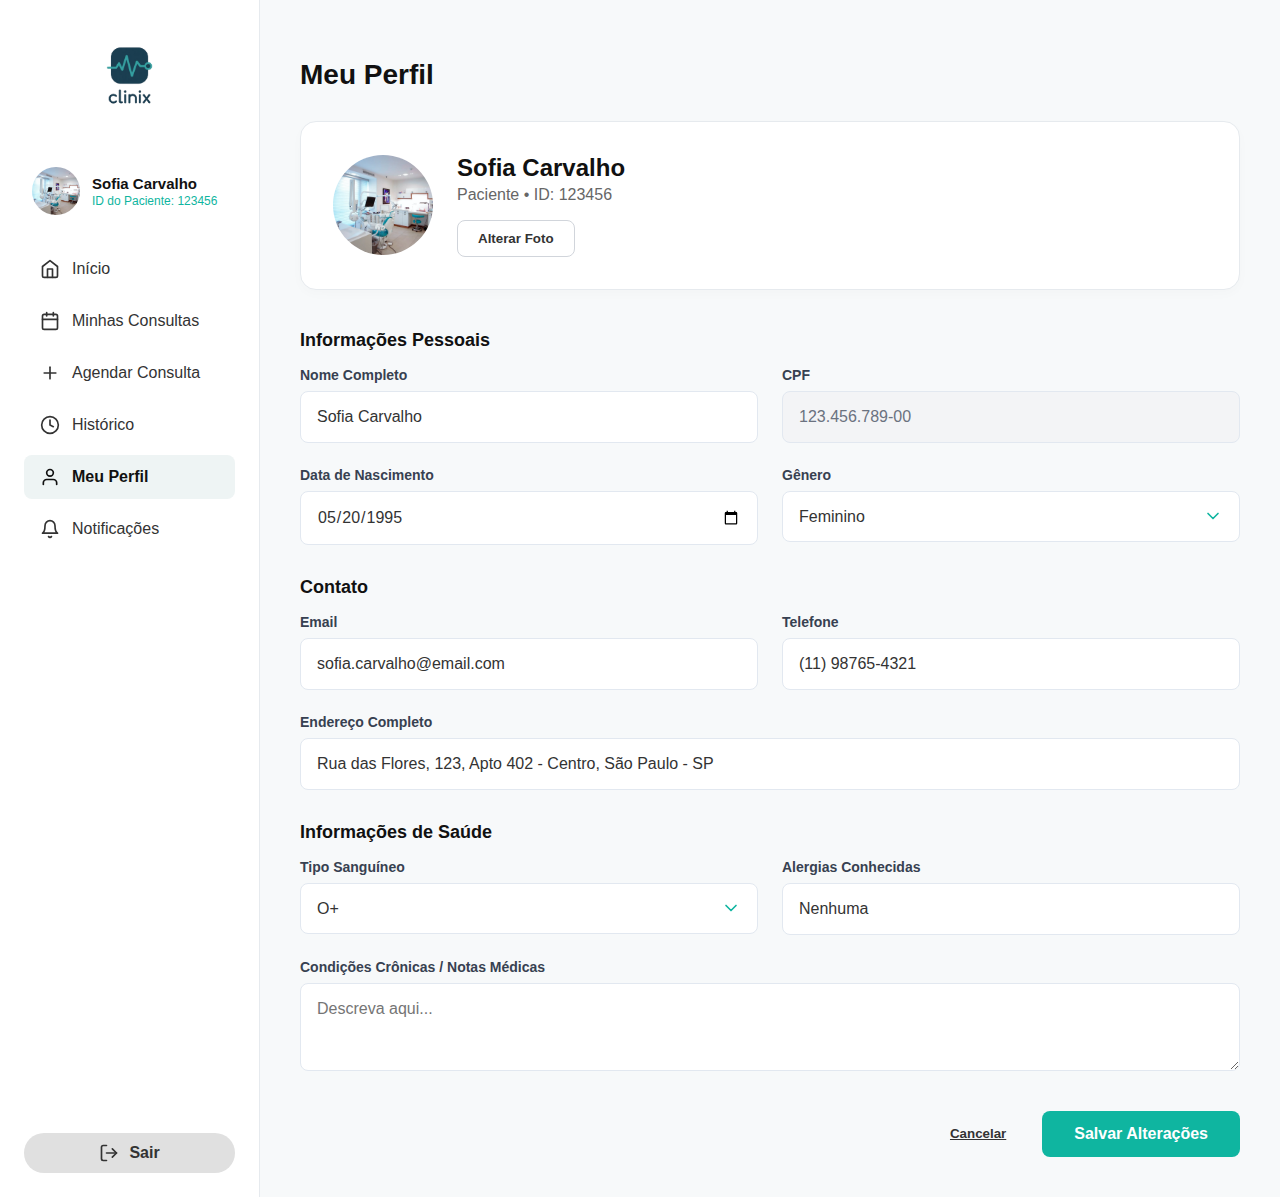
<file: perfil.html>
<!DOCTYPE html>
<html lang="pt-BR">
<head>
<meta charset="utf-8"><meta name="viewport" content="width=device-width,initial-scale=1">
<title>Meu Perfil • Clinix</title>
<link rel="stylesheet" href="styles.css">
</head>
<body>

<div class="layout">
  <aside class="sidebar">
    <div class="sidebar-brand">
      <img src="img/log.png" alt="Clinix" class="sidebar-logo-img">
    </div>

    <div class="user-profile">
      <div class="avatar"></div>
      <div class="user-info">
        <div class="user-name">Sofia Carvalho</div>
        <div class="user-id">ID do Paciente: 123456</div>
      </div>
    </div>

    <nav class="menu">
      <a href="dashboard.html">
        <svg width="20" height="20" viewBox="0 0 24 24" fill="none" stroke="currentColor" stroke-width="2" stroke-linecap="round" stroke-linejoin="round"><path d="M3 9l9-7 9 7v11a2 2 0 0 1-2 2H5a2 2 0 0 1-2-2z"></path><polyline points="9 22 9 12 15 12 15 22"></polyline></svg>
        Início
      </a>
      <a href="consultas.html">
        <svg width="20" height="20" viewBox="0 0 24 24" fill="none" stroke="currentColor" stroke-width="2" stroke-linecap="round" stroke-linejoin="round"><rect x="3" y="4" width="18" height="18" rx="2" ry="2"></rect><line x1="16" y1="2" x2="16" y2="6"></line><line x1="8" y1="2" x2="8" y2="6"></line><line x1="3" y1="10" x2="21" y2="10"></line></svg>
        Minhas Consultas
      </a>
      <a href="agendar.html">
        <svg width="20" height="20" viewBox="0 0 24 24" fill="none" stroke="currentColor" stroke-width="2" stroke-linecap="round" stroke-linejoin="round"><line x1="12" y1="5" x2="12" y2="19"></line><line x1="5" y1="12" x2="19" y2="12"></line></svg>
        Agendar Consulta
      </a>
      <a href="historico.html">
        <svg width="20" height="20" viewBox="0 0 24 24" fill="none" stroke="currentColor" stroke-width="2" stroke-linecap="round" stroke-linejoin="round"><circle cx="12" cy="12" r="10"></circle><polyline points="12 6 12 12 16 14"></polyline></svg>
        Histórico
      </a>
      <a class="active" href="perfil.html">
        <svg width="20" height="20" viewBox="0 0 24 24" fill="none" stroke="currentColor" stroke-width="2" stroke-linecap="round" stroke-linejoin="round"><path d="M20 21v-2a4 4 0 0 0-4-4H8a4 4 0 0 0-4 4v2"></path><circle cx="12" cy="7" r="4"></circle></svg>
        Meu Perfil
      </a>
      <a href="notificacoes.html">
        <svg width="20" height="20" viewBox="0 0 24 24" fill="none" stroke="currentColor" stroke-width="2" stroke-linecap="round" stroke-linejoin="round"><path d="M18 8A6 6 0 0 0 6 8c0 7-3 9-3 9h18s-3-2-3-9"></path><path d="M13.73 21a2 2 0 0 1-3.46 0"></path></svg>
        Notificações
      </a>
    </nav>

    <div class="sidebar-footer">
      <a href="index.html" class="btn-logout">
        <svg width="20" height="20" viewBox="0 0 24 24" fill="none" stroke="currentColor" stroke-width="2" stroke-linecap="round" stroke-linejoin="round"><path d="M9 21H5a2 2 0 0 1-2-2V5a2 2 0 0 1 2-2h4"></path><polyline points="16 17 21 12 16 7"></polyline><line x1="21" y1="12" x2="9" y2="12"></line></svg>
        Sair
      </a>
    </div>
  </aside>

  <main class="main">
    
    <h1 class="dash-title">Meu Perfil</h1>

    <div class="profile-header-card">
      <div class="profile-avatar-large"></div>
      <div class="profile-info-large" style="flex:1">
        <h2>Sofia Carvalho</h2>
        <p>Paciente • ID: 123456</p>
        <button class="btn-outline">Alterar Foto</button>
      </div>
    </div>

    <form class="profile-form">
      
      <h3 class="form-section-title" style="margin-top: 0;">Informações Pessoais</h3>
      <div class="form-grid">
        <div class="form-group">
          <label class="form-label">Nome Completo</label>
          <input class="input-large" type="text" value="Sofia Carvalho">
        </div>
        <div class="form-group">
          <label class="form-label">CPF</label>
          <input class="input-large input-disabled" type="text" value="123.456.789-00" readonly>
        </div>
        <div class="form-group">
          <label class="form-label">Data de Nascimento</label>
          <input class="input-large" type="date" value="1995-05-20">
        </div>
        <div class="form-group">
          <label class="form-label">Gênero</label>
          <select class="input-large select-large">
            <option selected>Feminino</option>
            <option>Masculino</option>
            <option>Outro</option>
            <option>Prefiro não informar</option>
          </select>
        </div>
      </div>

      <h3 class="form-section-title">Contato</h3>
      <div class="form-grid">
        <div class="form-group">
          <label class="form-label">Email</label>
          <input class="input-large" type="email" value="sofia.carvalho@email.com">
        </div>
        <div class="form-group">
          <label class="form-label">Telefone</label>
          <input class="input-large" type="tel" value="(11) 98765-4321">
        </div>
        <div class="form-group col-full">
          <label class="form-label">Endereço Completo</label>
          <input class="input-large" type="text" value="Rua das Flores, 123, Apto 402 - Centro, São Paulo - SP">
        </div>
      </div>

      <h3 class="form-section-title">Informações de Saúde</h3>
      <div class="form-grid">
        <div class="form-group">
          <label class="form-label">Tipo Sanguíneo</label>
          <select class="input-large select-large">
            <option>A+</option>
            <option selected>O+</option>
            <option>B+</option>
            <option>AB+</option>
            <option>A-</option>
            <option>O-</option>
            <option>B-</option>
            <option>AB-</option>
          </select>
        </div>
        <div class="form-group">
          <label class="form-label">Alergias Conhecidas</label>
          <input class="input-large" type="text" placeholder="Ex: Penicilina, Amendoim" value="Nenhuma">
        </div>
        <div class="form-group col-full">
            <label class="form-label">Condições Crônicas / Notas Médicas</label>
            <textarea class="input-large" rows="3" placeholder="Descreva aqui..."></textarea>
        </div>
      </div>

      <div class="action-footer" style="gap: 16px;">
        <button type="button" class="btn-outline" style="border:none; background:none; text-decoration:underline;">Cancelar</button>
        <button type="submit" class="btn-confirm">Salvar Alterações</button>
      </div>

    </form>
  </main>
</div>

<script src="script.js"></script>
</body>
</html>
</file>
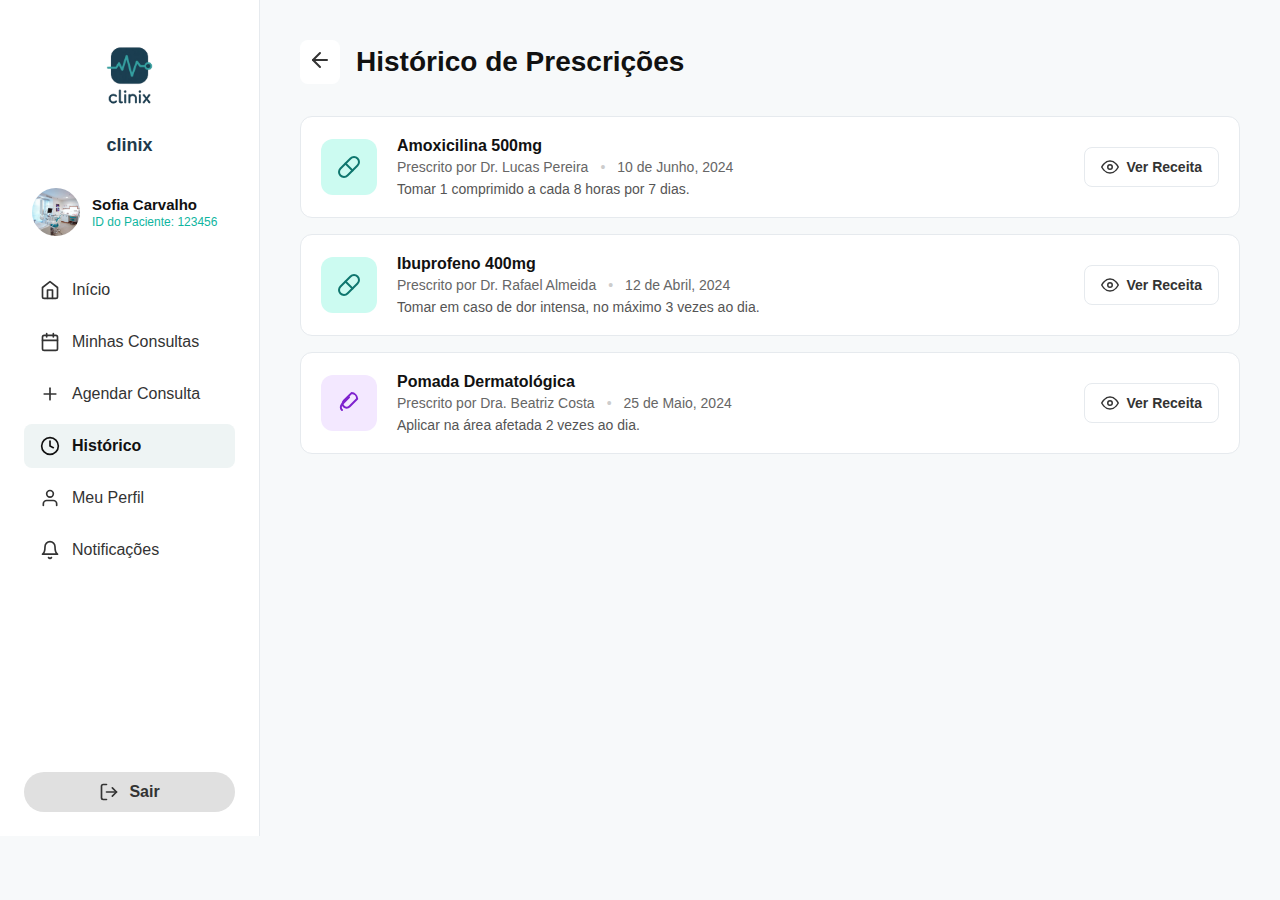
<file: prescricoes.html>
<!DOCTYPE html>
<html lang="pt-BR">
<head>
<meta charset="utf-8"><meta name="viewport" content="width=device-width,initial-scale=1">
<title>Histórico de Prescrições • Clinix</title>
<link rel="stylesheet" href="styles.css">
</head>
<body>

<div class="layout">
  <aside class="sidebar">
    <div class="sidebar-brand">
      <img src="img/log.png" alt="Clinix" class="sidebar-logo-img">
      <div class="sidebar-logo-text">clinix</div>
    </div>
    <div class="user-profile">
      <div class="avatar"></div>
      <div class="user-info">
        <div class="user-name">Sofia Carvalho</div>
        <div class="user-id">ID do Paciente: 123456</div>
      </div>
    </div>
    <nav class="menu">
      <a href="dashboard.html">
        <svg width="20" height="20" viewBox="0 0 24 24" fill="none" stroke="currentColor" stroke-width="2" stroke-linecap="round" stroke-linejoin="round"><path d="M3 9l9-7 9 7v11a2 2 0 0 1-2 2H5a2 2 0 0 1-2-2z"></path><polyline points="9 22 9 12 15 12 15 22"></polyline></svg>
        Início
      </a>
      <a href="consultas.html">
        <svg width="20" height="20" viewBox="0 0 24 24" fill="none" stroke="currentColor" stroke-width="2" stroke-linecap="round" stroke-linejoin="round"><rect x="3" y="4" width="18" height="18" rx="2" ry="2"></rect><line x1="16" y1="2" x2="16" y2="6"></line><line x1="8" y1="2" x2="8" y2="6"></line><line x1="3" y1="10" x2="21" y2="10"></line></svg>
        Minhas Consultas
      </a>
      <a href="agendar.html">
        <svg width="20" height="20" viewBox="0 0 24 24" fill="none" stroke="currentColor" stroke-width="2" stroke-linecap="round" stroke-linejoin="round"><line x1="12" y1="5" x2="12" y2="19"></line><line x1="5" y1="12" x2="19" y2="12"></line></svg>
        Agendar Consulta
      </a>
      <a class="active" href="historico.html">
        <svg width="20" height="20" viewBox="0 0 24 24" fill="none" stroke="currentColor" stroke-width="2" stroke-linecap="round" stroke-linejoin="round"><circle cx="12" cy="12" r="10"></circle><polyline points="12 6 12 12 16 14"></polyline></svg>
        Histórico
      </a>
      <a href="perfil.html">
        <svg width="20" height="20" viewBox="0 0 24 24" fill="none" stroke="currentColor" stroke-width="2" stroke-linecap="round" stroke-linejoin="round"><path d="M20 21v-2a4 4 0 0 0-4-4H8a4 4 0 0 0-4 4v2"></path><circle cx="12" cy="7" r="4"></circle></svg>
        Meu Perfil
      </a>
      <a href="notificacoes.html">
        <svg width="20" height="20" viewBox="0 0 24 24" fill="none" stroke="currentColor" stroke-width="2" stroke-linecap="round" stroke-linejoin="round"><path d="M18 8A6 6 0 0 0 6 8c0 7-3 9-3 9h18s-3-2-3-9"></path><path d="M13.73 21a2 2 0 0 1-3.46 0"></path></svg>
        Notificações
      </a>
    </nav>
    <div class="sidebar-footer">
      <a href="index.html" class="btn-logout">
        <svg width="20" height="20" viewBox="0 0 24 24" fill="none" stroke="currentColor" stroke-width="2" stroke-linecap="round" stroke-linejoin="round"><path d="M9 21H5a2 2 0 0 1-2-2V5a2 2 0 0 1 2-2h4"></path><polyline points="16 17 21 12 16 7"></polyline><line x1="21" y1="12" x2="9" y2="12"></line></svg>
        Sair
      </a>
    </div>
  </aside>

  <main class="main">
    
    <div style="display:flex; align-items:center; gap: 16px; margin-bottom: 32px;">
      <a href="historico.html" class="btn-outline" style="border:none; padding: 8px;">
        <svg width="24" height="24" viewBox="0 0 24 24" fill="none" stroke="currentColor" stroke-width="2" stroke-linecap="round" stroke-linejoin="round"><line x1="19" y1="12" x2="5" y2="12"></line><polyline points="12 19 5 12 12 5"></polyline></svg>
      </a>
      <h1 class="dash-title" style="margin:0;">Histórico de Prescrições</h1>
    </div>

    <div class="doc-list">
      
      <div class="doc-card">
        <div class="doc-icon-box icon-bg-teal">
          <svg width="24" height="24" viewBox="0 0 24 24" fill="none" stroke="currentColor" stroke-width="2" stroke-linecap="round" stroke-linejoin="round"><path d="M10.5 20.5l10-10a4.95 4.95 0 1 0-7-7l-10 10a4.95 4.95 0 1 0 7 7z"></path><line x1="8.5" y1="8.5" x2="15.5" y2="15.5"></line></svg>
        </div>
        <div class="doc-info">
          <div class="doc-title">Amoxicilina 500mg</div>
          <div class="doc-meta">
            <span>Prescrito por Dr. Lucas Pereira</span>
            <span>10 de Junho, 2024</span>
          </div>
          <div style="font-size: 14px; color: #555; margin-top: 6px;">
            Tomar 1 comprimido a cada 8 horas por 7 dias.
          </div>
        </div>
        <a href="#" class="btn-doc-action">
          <svg width="18" height="18" viewBox="0 0 24 24" fill="none" stroke="currentColor" stroke-width="2" stroke-linecap="round" stroke-linejoin="round"><path d="M1 12s4-8 11-8 11 8 11 8-4 8-11 8-11-8-11-8z"></path><circle cx="12" cy="12" r="3"></circle></svg>
          Ver Receita
        </a>
      </div>

      <div class="doc-card">
        <div class="doc-icon-box icon-bg-teal">
          <svg width="24" height="24" viewBox="0 0 24 24" fill="none" stroke="currentColor" stroke-width="2" stroke-linecap="round" stroke-linejoin="round"><path d="M10.5 20.5l10-10a4.95 4.95 0 1 0-7-7l-10 10a4.95 4.95 0 1 0 7 7z"></path><line x1="8.5" y1="8.5" x2="15.5" y2="15.5"></line></svg>
        </div>
        <div class="doc-info">
          <div class="doc-title">Ibuprofeno 400mg</div>
          <div class="doc-meta">
            <span>Prescrito por Dr. Rafael Almeida</span>
            <span>12 de Abril, 2024</span>
          </div>
          <div style="font-size: 14px; color: #555; margin-top: 6px;">
            Tomar em caso de dor intensa, no máximo 3 vezes ao dia.
          </div>
        </div>
        <a href="#" class="btn-doc-action">
          <svg width="18" height="18" viewBox="0 0 24 24" fill="none" stroke="currentColor" stroke-width="2" stroke-linecap="round" stroke-linejoin="round"><path d="M1 12s4-8 11-8 11 8 11 8-4 8-11 8-11-8-11-8z"></path><circle cx="12" cy="12" r="3"></circle></svg>
          Ver Receita
        </a>
      </div>

      <div class="doc-card">
        <div class="doc-icon-box icon-bg-purple">
          <svg width="24" height="24" viewBox="0 0 24 24" fill="none" stroke="currentColor" stroke-width="2" stroke-linecap="round" stroke-linejoin="round"><path d="M20.2 7.8l-7.7 7.7a4 4 0 0 1-5.7-5.7l7.7-7.7a6 6 0 0 1 5.7 5.7z"></path><path d="M5 19a4 4 0 0 1 0-5.7L12 6.3"></path></svg>
        </div>
        <div class="doc-info">
          <div class="doc-title">Pomada Dermatológica</div>
          <div class="doc-meta">
            <span>Prescrito por Dra. Beatriz Costa</span>
            <span>25 de Maio, 2024</span>
          </div>
          <div style="font-size: 14px; color: #555; margin-top: 6px;">
            Aplicar na área afetada 2 vezes ao dia.
          </div>
        </div>
        <a href="#" class="btn-doc-action">
          <svg width="18" height="18" viewBox="0 0 24 24" fill="none" stroke="currentColor" stroke-width="2" stroke-linecap="round" stroke-linejoin="round"><path d="M1 12s4-8 11-8 11 8 11 8-4 8-11 8-11-8-11-8z"></path><circle cx="12" cy="12" r="3"></circle></svg>
          Ver Receita
        </a>
      </div>

    </div>
  </main>
</div>

<script src="script.js"></script>
</body>
</html>
</file>
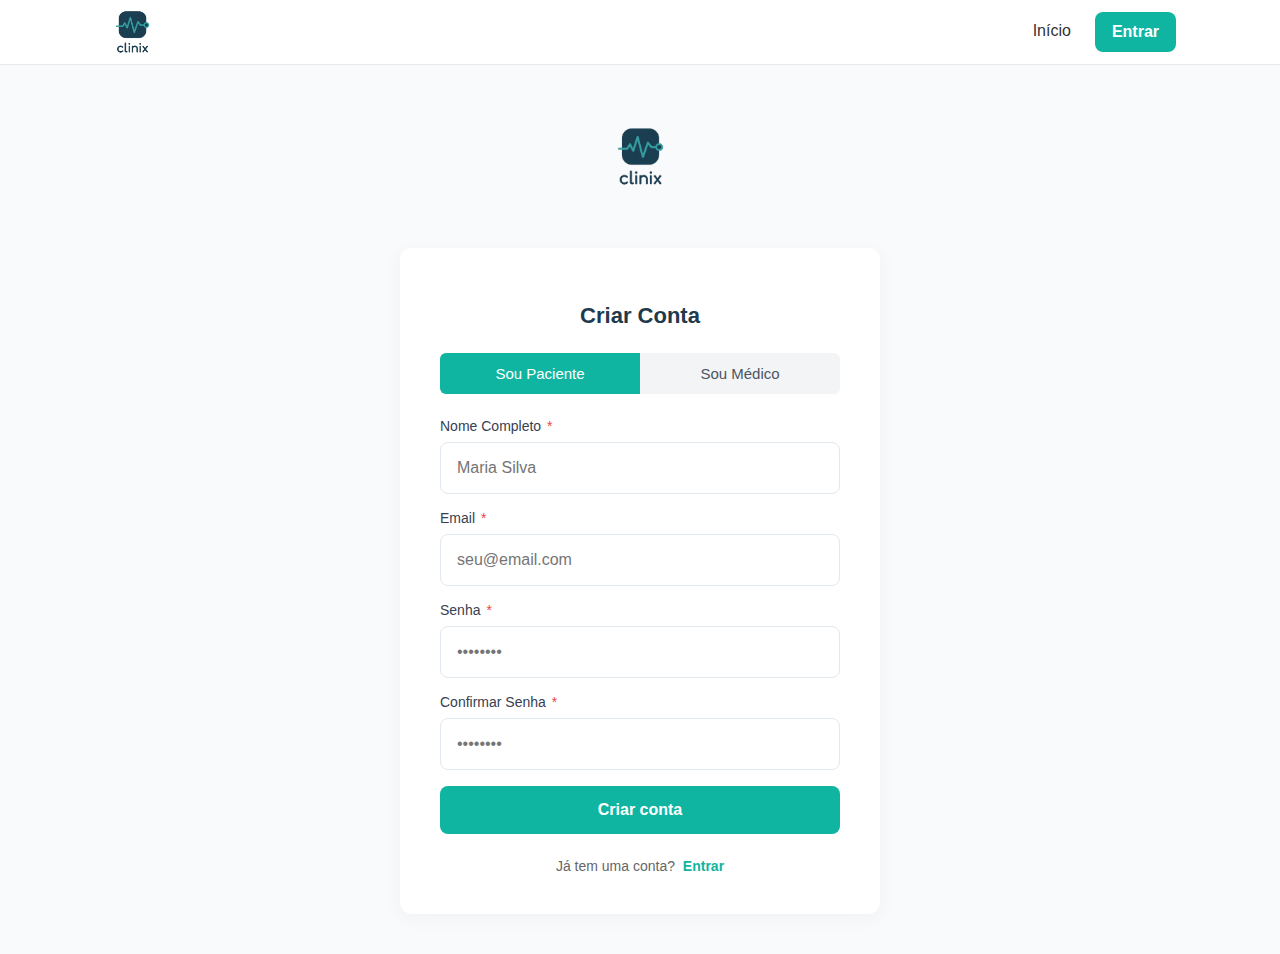
<file: register.html>
<!DOCTYPE html>
<html lang="pt-BR">
<head>
<meta charset="utf-8"><meta name="viewport" content="width=device-width,initial-scale=1">
<title>Criar Conta • Clinix</title>
<link rel="stylesheet" href="styles.css">
</head>
<body>

<header class="header">
  <div class="container header-inner">
    <a class="brand" href="index.html">
      <img class="brand-logo" src="log.png" alt="clinix logo">
    </a>
    
    <button id="hamburger" class="hamburger" aria-label="Menu"></button>
    
    <nav id="nav" class="nav">
      <div class="nav-links">
        <a href="index.html" style="font-weight: 500; color: #333;">Início</a>
      </div>
      <div class="nav-actions">
        <a class="btn" href="login.html">Entrar</a>
      </div>
    </nav>
  </div>
</header>

<main class="auth-page">
  <div class="auth-brand-center">
    <img src="img/log.png" alt="Clinix Logo">
  </div>

  <div class="login-card">
    <h1 class="login-title">Criar Conta</h1>

    <div class="role-tabs">
      <button class="role-tab active" id="tab-paciente">Sou Paciente</button>
      <button class="role-tab inactive" id="tab-medico">Sou Médico</button>
    </div>

    <form id="register-form" class="form">
      
      <div style="margin-bottom: 16px;">
        <label class="input-label-row">Nome Completo <span class="required-mark">*</span></label>
        <input id="reg-name" class="input-large" type="text" placeholder="Maria Silva" required>
      </div>

      <div style="margin-bottom: 16px;">
        <label class="input-label-row">Email <span class="required-mark">*</span></label>
        <input id="reg-email" class="input-large" type="email" placeholder="seu@email.com" required>
      </div>

      <div style="margin-bottom: 16px;">
        <label class="input-label-row">Senha <span class="required-mark">*</span></label>
        <input id="reg-pass" class="input-large" type="password" placeholder="••••••••" required>
      </div>

      <div style="margin-bottom: 16px;">
        <label class="input-label-row">Confirmar Senha <span class="required-mark">*</span></label>
        <input id="reg-confirm" class="input-large" type="password" placeholder="••••••••" required>
      </div>

      <div id="medico-note" class="auth-note">
        <strong>Nota:</strong> Para médicos, será necessário verificar suas credenciais antes de ativar completamente sua conta.
      </div>

      <button class="btn" type="submit" style="width: 100%; padding: 14px; font-size: 16px;">Criar conta</button>

      <div class="auth-footer">
        Já tem uma conta? <a href="login.html">Entrar</a>
      </div>

    </form>
  </div>
</main>

<script src="script.js"></script>

<script>
  const tabPaciente = document.getElementById('tab-paciente');
  const tabMedico = document.getElementById('tab-medico');
  const note = document.getElementById('medico-note');

  function switchTab(role) {
    if (role === 'paciente') {
      // Ativa Paciente
      tabPaciente.classList.add('active');
      tabPaciente.classList.remove('inactive');
      
      // Desativa Médico
      tabMedico.classList.add('inactive');
      tabMedico.classList.remove('active');
      
      // Esconde Nota
      note.style.display = 'none';
    } else {
      // Ativa Médico
      tabMedico.classList.add('active');
      tabMedico.classList.remove('inactive');
      
      // Desativa Paciente
      tabPaciente.classList.add('inactive');
      tabPaciente.classList.remove('active');
      
      // Mostra Nota
      note.style.display = 'block';
    }
  }

  tabPaciente.addEventListener('click', (e) => { e.preventDefault(); switchTab('paciente'); });
  tabMedico.addEventListener('click', (e) => { e.preventDefault(); switchTab('medico'); });
</script>

</body>
</html>
</file>
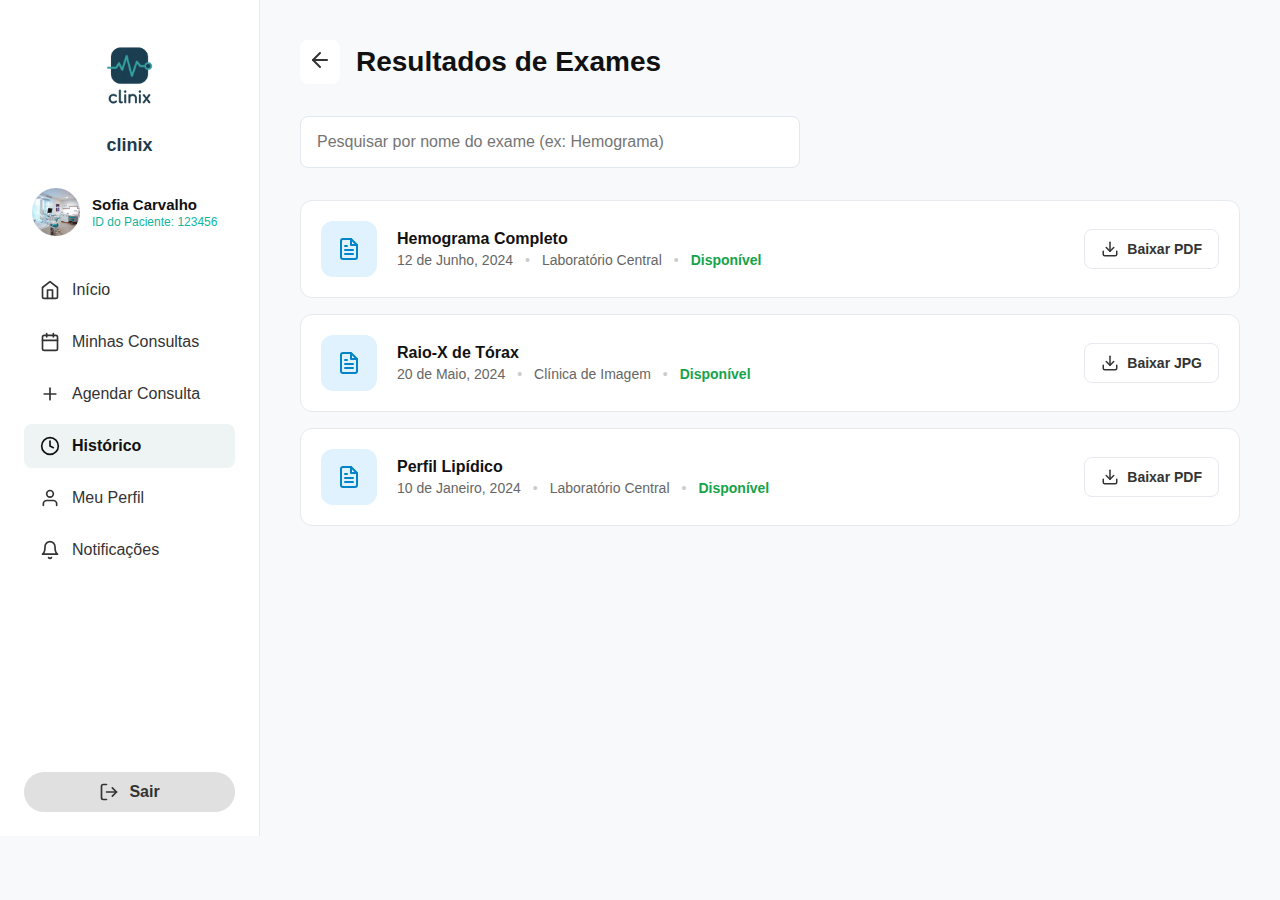
<file: resultados.html>
<!DOCTYPE html>
<html lang="pt-BR">
<head>
<meta charset="utf-8"><meta name="viewport" content="width=device-width,initial-scale=1">
<title>Resultados de Exames • Clinix</title>
<link rel="stylesheet" href="styles.css">
</head>
<body>

<div class="layout">
  <aside class="sidebar">
    <div class="sidebar-brand">
      <img src="img/log.png" alt="Clinix" class="sidebar-logo-img">
      <div class="sidebar-logo-text">clinix</div>
    </div>
    <div class="user-profile">
      <div class="avatar"></div>
      <div class="user-info">
        <div class="user-name">Sofia Carvalho</div>
        <div class="user-id">ID do Paciente: 123456</div>
      </div>
    </div>
    <nav class="menu">
      <a href="dashboard.html">
        <svg width="20" height="20" viewBox="0 0 24 24" fill="none" stroke="currentColor" stroke-width="2" stroke-linecap="round" stroke-linejoin="round"><path d="M3 9l9-7 9 7v11a2 2 0 0 1-2 2H5a2 2 0 0 1-2-2z"></path><polyline points="9 22 9 12 15 12 15 22"></polyline></svg>
        Início
      </a>
      <a href="consultas.html">
        <svg width="20" height="20" viewBox="0 0 24 24" fill="none" stroke="currentColor" stroke-width="2" stroke-linecap="round" stroke-linejoin="round"><rect x="3" y="4" width="18" height="18" rx="2" ry="2"></rect><line x1="16" y1="2" x2="16" y2="6"></line><line x1="8" y1="2" x2="8" y2="6"></line><line x1="3" y1="10" x2="21" y2="10"></line></svg>
        Minhas Consultas
      </a>
      <a href="agendar.html">
        <svg width="20" height="20" viewBox="0 0 24 24" fill="none" stroke="currentColor" stroke-width="2" stroke-linecap="round" stroke-linejoin="round"><line x1="12" y1="5" x2="12" y2="19"></line><line x1="5" y1="12" x2="19" y2="12"></line></svg>
        Agendar Consulta
      </a>
      <a class="active" href="historico.html">
        <svg width="20" height="20" viewBox="0 0 24 24" fill="none" stroke="currentColor" stroke-width="2" stroke-linecap="round" stroke-linejoin="round"><circle cx="12" cy="12" r="10"></circle><polyline points="12 6 12 12 16 14"></polyline></svg>
        Histórico
      </a>
      <a href="perfil.html">
        <svg width="20" height="20" viewBox="0 0 24 24" fill="none" stroke="currentColor" stroke-width="2" stroke-linecap="round" stroke-linejoin="round"><path d="M20 21v-2a4 4 0 0 0-4-4H8a4 4 0 0 0-4 4v2"></path><circle cx="12" cy="7" r="4"></circle></svg>
        Meu Perfil
      </a>
      <a href="notificacoes.html">
        <svg width="20" height="20" viewBox="0 0 24 24" fill="none" stroke="currentColor" stroke-width="2" stroke-linecap="round" stroke-linejoin="round"><path d="M18 8A6 6 0 0 0 6 8c0 7-3 9-3 9h18s-3-2-3-9"></path><path d="M13.73 21a2 2 0 0 1-3.46 0"></path></svg>
        Notificações
      </a>
    </nav>
    <div class="sidebar-footer">
      <a href="index.html" class="btn-logout">
        <svg width="20" height="20" viewBox="0 0 24 24" fill="none" stroke="currentColor" stroke-width="2" stroke-linecap="round" stroke-linejoin="round"><path d="M9 21H5a2 2 0 0 1-2-2V5a2 2 0 0 1 2-2h4"></path><polyline points="16 17 21 12 16 7"></polyline><line x1="21" y1="12" x2="9" y2="12"></line></svg>
        Sair
      </a>
    </div>
  </aside>

  <main class="main">
    
    <div style="display:flex; align-items:center; gap: 16px; margin-bottom: 32px;">
      <a href="historico.html" class="btn-outline" style="border:none; padding: 8px;">
        <svg width="24" height="24" viewBox="0 0 24 24" fill="none" stroke="currentColor" stroke-width="2" stroke-linecap="round" stroke-linejoin="round"><line x1="19" y1="12" x2="5" y2="12"></line><polyline points="12 19 5 12 12 5"></polyline></svg>
      </a>
      <h1 class="dash-title" style="margin:0;">Resultados de Exames</h1>
    </div>

    <div class="input-group" style="margin-bottom: 32px; max-width: 500px;">
      <input class="input-large" type="text" placeholder="Pesquisar por nome do exame (ex: Hemograma)">
    </div>

    <div class="doc-list">
      
      <div class="doc-card">
        <div class="doc-icon-box icon-bg-blue">
          <svg width="24" height="24" viewBox="0 0 24 24" fill="none" stroke="currentColor" stroke-width="2" stroke-linecap="round" stroke-linejoin="round"><path d="M14 2H6a2 2 0 0 0-2 2v16a2 2 0 0 0 2 2h12a2 2 0 0 0 2-2V8z"></path><polyline points="14 2 14 8 20 8"></polyline><line x1="16" y1="13" x2="8" y2="13"></line><line x1="16" y1="17" x2="8" y2="17"></line><polyline points="10 9 9 9 8 9"></polyline></svg>
        </div>
        <div class="doc-info">
          <div class="doc-title">Hemograma Completo</div>
          <div class="doc-meta">
            <span>12 de Junho, 2024</span>
            <span>Laboratório Central</span>
            <span style="color:#16a34a; font-weight:600;">Disponível</span>
          </div>
        </div>
        <a href="#" class="btn-doc-action">
          <svg width="18" height="18" viewBox="0 0 24 24" fill="none" stroke="currentColor" stroke-width="2" stroke-linecap="round" stroke-linejoin="round"><path d="M21 15v4a2 2 0 0 1-2 2H5a2 2 0 0 1-2-2v-4"></path><polyline points="7 10 12 15 17 10"></polyline><line x1="12" y1="15" x2="12" y2="3"></line></svg>
          Baixar PDF
        </a>
      </div>

      <div class="doc-card">
        <div class="doc-icon-box icon-bg-blue">
          <svg width="24" height="24" viewBox="0 0 24 24" fill="none" stroke="currentColor" stroke-width="2" stroke-linecap="round" stroke-linejoin="round"><path d="M14 2H6a2 2 0 0 0-2 2v16a2 2 0 0 0 2 2h12a2 2 0 0 0 2-2V8z"></path><polyline points="14 2 14 8 20 8"></polyline><line x1="16" y1="13" x2="8" y2="13"></line><line x1="16" y1="17" x2="8" y2="17"></line><polyline points="10 9 9 9 8 9"></polyline></svg>
        </div>
        <div class="doc-info">
          <div class="doc-title">Raio-X de Tórax</div>
          <div class="doc-meta">
            <span>20 de Maio, 2024</span>
            <span>Clínica de Imagem</span>
            <span style="color:#16a34a; font-weight:600;">Disponível</span>
          </div>
        </div>
        <a href="#" class="btn-doc-action">
          <svg width="18" height="18" viewBox="0 0 24 24" fill="none" stroke="currentColor" stroke-width="2" stroke-linecap="round" stroke-linejoin="round"><path d="M21 15v4a2 2 0 0 1-2 2H5a2 2 0 0 1-2-2v-4"></path><polyline points="7 10 12 15 17 10"></polyline><line x1="12" y1="15" x2="12" y2="3"></line></svg>
          Baixar JPG
        </a>
      </div>

      <div class="doc-card">
        <div class="doc-icon-box icon-bg-blue">
          <svg width="24" height="24" viewBox="0 0 24 24" fill="none" stroke="currentColor" stroke-width="2" stroke-linecap="round" stroke-linejoin="round"><path d="M14 2H6a2 2 0 0 0-2 2v16a2 2 0 0 0 2 2h12a2 2 0 0 0 2-2V8z"></path><polyline points="14 2 14 8 20 8"></polyline><line x1="16" y1="13" x2="8" y2="13"></line><line x1="16" y1="17" x2="8" y2="17"></line><polyline points="10 9 9 9 8 9"></polyline></svg>
        </div>
        <div class="doc-info">
          <div class="doc-title">Perfil Lipídico</div>
          <div class="doc-meta">
            <span>10 de Janeiro, 2024</span>
            <span>Laboratório Central</span>
            <span style="color:#16a34a; font-weight:600;">Disponível</span>
          </div>
        </div>
        <a href="#" class="btn-doc-action">
          <svg width="18" height="18" viewBox="0 0 24 24" fill="none" stroke="currentColor" stroke-width="2" stroke-linecap="round" stroke-linejoin="round"><path d="M21 15v4a2 2 0 0 1-2 2H5a2 2 0 0 1-2-2v-4"></path><polyline points="7 10 12 15 17 10"></polyline><line x1="12" y1="15" x2="12" y2="3"></line></svg>
          Baixar PDF
        </a>
      </div>

    </div>
  </main>
</div>

<script src="script.js"></script>
</body>
</html>
</file>
<file: styles.css>
:root {
    --primary: #0fb5a0;
    --primary-2: #0ca08f;
    --text: #111;
    --muted: #666;
    --bg: #f7f9fa; /* Fundo geral */
    --border: #e6eaee;
    --input-border: #ccd6de;
    --radius-8: 8px;
    --radius-12: 12px;
    --radius-16: 16px;
}

* {
    box-sizing: border-box;
}

html, body {
    height: 100%;
}

body {
    margin: 0;
    font-family: 'Inter', -apple-system, BlinkMacSystemFont, "Segoe UI", Roboto, Helvetica, Arial, sans-serif;
    color: var(--text);
    background: var(--bg);
}

a {
    text-decoration: none;
    color: var(--primary);
}

/* --- ESTRUTURA E LAYOUT --- */
.container {
    max-width: 1120px;
    margin: 0 auto;
    padding: 0 24px;
}

.layout {
    display: grid;
    grid-template-columns: 260px 1fr; /* Largura fixa da sidebar */
    min-height: calc(100vh - 64px);
}

.main {
    padding: 40px; /* Mais espaço interno conforme o novo design */
}

/* --- HEADER SUPERIOR (Mantido para Mobile/Geral) --- */
.header {
    position: sticky;
    top: 0;
    z-index: 10;
    background: #fff;
    border-bottom: 1px solid var(--border);
}

.header-inner {
    display: flex;
    align-items: center;
    justify-content: space-between;
    height: 64px;
}

.brand {
    display: flex;
    align-items: center;
    gap: 10px;
    font-weight: 600;
}

.brand-logo {
    width: 57px; /* Ajustado para padrão */
    height: 83px;
    border-radius: var(--radius-8);
    object-fit: contain;
}

.nav {
    display: flex;
    gap: 24px;
    align-items: center;
}

.nav-links {
    display: flex;
    gap: 18px;
}

.nav-links a {
    position: relative;
    padding-bottom: 2px;
    color: var(--text);
}

.nav-actions {
    display: flex;
    gap: 12px;
}

/* --- NOVA SIDEBAR (Lateral Esquerda) --- */
.sidebar {
    background: #fff;
    border-right: 1px solid var(--border);
    display: flex;
    flex-direction: column;
    padding: 24px;
    height: 100%;
}

/* Logo na Sidebar */
.sidebar-brand {
    display: flex;
    flex-direction: column;
    align-items: center;
    margin-bottom: 32px;
}

.sidebar-logo-img {
    width: 77px;
    height: 103px;
    margin-bottom: 8px;
}

.sidebar-logo-text {
    font-weight: 700;
    color: #1e3a4c;
    font-size: 18px;
}

/* Perfil do Usuário na Sidebar */
.user-profile {
    display: flex;
    align-items: center;
    gap: 12px;
    margin-bottom: 32px;
    padding-left: 8px;
}

.user-profile .avatar {
    width: 48px;
    height: 48px;
    border-radius: 50%;
    background-color: #e0f6f3;
    background-image: url('homepage.png'); /* Placeholder */
    background-size: cover;
    background-position: center;
    flex-shrink: 0;
}

.user-info {
    display: flex;
    flex-direction: column;
}

.user-name {
    font-weight: 600;
    font-size: 15px;
    color: #111;
}

.user-id {
    font-size: 12px;
    color: #0fb5a0;
    margin-top: 2px;
}

/* Menu da Sidebar */
.menu {
    display: flex;
    flex-direction: column;
    gap: 8px;
}

.menu a {
    display: flex;
    align-items: center;
    gap: 12px;
    padding: 12px 16px;
    color: #333;
    font-weight: 500;
    border-radius: 8px;
    transition: all 0.2s ease;
}

.menu a svg {
    stroke: #333;
}

.menu a:hover {
    background-color: #f7f9fa;
}

.menu a.active {
    background-color: #eef4f4; /* Fundo do item ativo */
    color: #111;
    font-weight: 600;
}

.menu a.active svg {
    stroke: #111;
}

/* Rodapé da Sidebar (Botão Sair) */
.sidebar-footer {
    margin-top: auto;
    padding-top: 20px;
}

.btn-logout {
    display: flex;
    align-items: center;
    justify-content: center;
    gap: 10px;
    width: 100%;
    padding: 10px;
    background-color: #e0e0e0;
    color: #333;
    font-weight: 600;
    border-radius: 30px; /* Pílula */
    transition: background 0.2s;
}

.btn-logout:hover {
    background-color: #d0d0d0;
}

.btn-logout svg {
    stroke: #333;
}

/* --- NOVO DASHBOARD (Conteúdo Principal) --- */

/* Cabeçalho do Dashboard */
.dash-header {
    display: flex;
    justify-content: space-between;
    align-items: center;
    margin-bottom: 32px;
}

.dash-title {
    font-size: 28px;
    font-weight: 700;
    margin-bottom: 20px;
    color: #111;
}

.welcome-text {
    font-size: 24px;
    font-weight: 700;
    margin-bottom: 32px;
    color: #111;
}

/* Lista Limpa (Clean List) */
.clean-list {
    display: flex;
    flex-direction: column;
    gap: 32px; /* Espaçamento vertical entre itens */
    margin-bottom: 40px;
}

.appt-item {
    display: flex;
    justify-content: space-between;
    align-items: flex-start;
}

.appt-details {
    display: flex;
    flex-direction: column;
    gap: 4px;
}

.appt-specialty {
    font-size: 18px;
    font-weight: 600;
    color: #111;
    margin-bottom: 2px;
}

.appt-doctor {
    font-size: 16px;
    color: #333;
    margin-bottom: 4px;
}

.appt-status {
    color: var(--primary);
    font-weight: 500;
    font-size: 14px;
    margin-bottom: 2px;
}

.appt-info-muted {
    color: #666;
    font-size: 14px;
}

/* Botões do Dashboard */
.btn-primary-solid {
    background-color: var(--primary);
    color: white;
    padding: 12px 24px;
    border-radius: 8px;
    font-weight: 600;
    display: inline-block;
    transition: background 0.2s;
}

.btn-primary-solid:hover {
    background-color: var(--primary-2);
}

.btn-gray {
    background-color: #eef4f4;
    color: #333;
    padding: 8px 16px;
    border-radius: 8px;
    font-weight: 500;
    font-size: 14px;
    transition: background 0.2s;
}

.btn-gray:hover {
    background-color: #e0eaea;
}


/* --- COMPONENTES GERAIS E ANTIGOS (Mantidos para compatibilidade) --- */
.btn {
    cursor: pointer;
    display: inline-flex;
    align-items: center;
    justify-content: center;
    padding: 10px 16px;
    border-radius: var(--radius-8);
    border: 1px solid transparent;
    background: var(--primary);
    color: #fff;
    font-weight: 600;
    transition: all 0.3s ease;
}

.btn.secondary {
    background: #fff;
    color: var(--primary);
    border-color: var(--primary);
}

.btn:hover {
    background: var(--primary-2);
    transform: translateY(-2px);
}

.btn.secondary:hover {
    background: #e9fbf8;
    color: var(--primary-2);
    border-color: var(--primary-2);
}

.input {
    width: 100%;
    padding: 10px 12px;
    border: 1px solid var(--input-border);
    border-radius: var(--radius-8);
    background: #fff;
    font-family: inherit;
}

.card {
    background: #fff;
    border: 1px solid var(--border);
    border-radius: var(--radius-12);
    padding: 18px;
}

.cards {
    display: grid;
    grid-template-columns: repeat(3, 1fr);
    gap: 16px;
    margin-top: 20px;
}

.grid {
    display: grid;
    grid-template-columns: repeat(4, 1fr);
    gap: 8px;
}

.list {
    display: grid;
    gap: 12px;
    margin-top: 12px;
}

.list-item {
    display: flex;
    justify-content: space-between;
    background: #fff;
    border: 1px solid var(--border);
    border-radius: var(--radius-12);
    padding: 12px;
}

.badge {
    display: inline-block;
    padding: 4px 8px;
    border-radius: 999px;
    background: #e9fbf8;
    color: var(--primary);
    font-weight: 600;
}

.muted {
    color: var(--muted);
}

.tabs {
    display: flex;
    gap: 8px;
    margin-bottom: 16px;
}

.tab {
    flex: 1;
    padding: 10px;
    border-radius: var(--radius-8);
    border: 1px solid var(--border);
    background: #fff;
    font-weight: 600;
    cursor: pointer;
}

.tab.active {
    background: var(--primary);
    color: #fff;
    border-color: var(--primary);
}

/* --- HERO SECTION & LANDING PAGE --- */
.hero { padding: 40px 0; }
.hero-card { position: relative; border-radius: var(--radius-16); overflow: hidden; }
.hero-media { width: 100%; height: 380px; object-fit: cover; filter: brightness(0.8); display: block;}
.hero-overlay { position: absolute; inset: 0; padding: 32px; display: flex; flex-direction: column; justify-content: center; color: #fff; }
.hero-title { font-size: 40px; line-height: 1.2; margin: 0 0 12px; }
.hero-sub { opacity: .9; max-width: 560px; margin-bottom: 20px; }
.features { padding: 8px 0 24px; }
.section-title { font-size: 32px; margin: 24px 0 8px; }
.section-sub { color: #555; max-width: 720px; }
.footer { margin: 40px 0; padding: 24px 0; border-top: 1px solid var(--border); }

/* --- AUTH PAGES (Login/Register) --- */
.auth-page {
    min-height: 100vh;
    display: flex;
    align-items: center;
    background: #fff; /* Opcional: ou manter o bg cinza padrão */
}
.auth-card {
    max-width: 420px;
    margin: 0 auto;
    background: #fff;
    border: 1px solid var(--border);
    border-radius: var(--radius-12);
    padding: 24px;
}

.hamburger {
    display: none;
    width: 40px;
    height: 40px;
    border: 1px solid var(--border);
    border-radius: var(--radius-8);
    background: #fff;
    cursor: pointer;
    align-items: center;
    justify-content: center;
}
.hamburger::before {
    content: "☰";
    font-size: 20px;
}

/* --- RESPONSIVIDADE --- */
@media (max-width: 960px) {
    .cards, .grid { grid-template-columns: repeat(2, 1fr); }
    .layout { grid-template-columns: 1fr; }
    .sidebar { display: none; } /* Esconde sidebar no tablet/mobile por enquanto */
}

@media (max-width: 880px) {
    .header-inner { height: 60px; }
    .hamburger { display: flex; }
    .nav {
        display: none;
        flex-direction: column;
        position: absolute;
        top: 60px;
        left: 0;
        width: 100%;
        background: #fff;
        box-shadow: 0 8px 16px rgba(0,0,0,0.1);
        padding: 20px 0;
        z-index: 5;
    }
    .nav.is-open { display: flex; }
    .nav-links, .nav-actions {
        flex-direction: column;
        width: 100%;
        gap: 0;
    }
    .nav-links a, .nav-actions a, .nav-actions .btn {
        width: 90%;
        margin: 5px auto;
        text-align: center;
    }
}

@media (max-width: 640px) {
    .cards, .grid { grid-template-columns: 1fr; }
    .hero-title { font-size: 28px; }
    .main { padding: 20px; }
    .clean-list { gap: 24px; }
    .appt-item { flex-direction: column; gap: 12px; }
    .btn-gray { width: 100%; text-align: center; }
}

/* --- ESTILOS ESPECÍFICOS DE CONSULTAS --- */

.filters-bar {
    display: flex;
    gap: 12px;
    margin-bottom: 32px;
}

.filter-select {
    appearance: none; /* Remove estilo padrão do navegador */
    -webkit-appearance: none;
    background-color: #eef4f4;
    border: none;
    padding: 10px 16px;
    padding-right: 32px; /* Espaço para a setinha */
    border-radius: 8px;
    font-weight: 600;
    color: #333;
    font-family: inherit;
    cursor: pointer;
    background-image: url("data:image/svg+xml,%3Csvg xmlns='http://www.w3.org/2000/svg' width='12' height='12' viewBox='0 0 24 24' fill='none' stroke='%23333' stroke-width='2' stroke-linecap='round' stroke-linejoin='round'%3E%3Cpolyline points='6 9 12 15 18 9'%3E%3C/polyline%3E%3C/svg%3E");
    background-repeat: no-repeat;
    background-position: right 12px center;
}

.filter-select:hover {
    background-color: #e0eaea;
}

.section-emoji-title {
    display: flex;
    align-items: center;
    gap: 8px;
    margin-top: 40px;
    margin-bottom: 24px;
    font-size: 20px;
    font-weight: 700;
    color: #111;
}

.text-teal {
    color: #0fb5a0;
}

.text-gray {
    color: #666;
}

/* --- ESTILOS DA TELA AGENDAR (Novo Design) --- */

/* Títulos das Seções do Formulário */
.form-section-title {
    font-size: 18px;
    font-weight: 700;
    color: #111;
    margin-top: 32px;
    margin-bottom: 16px;
}

/* Inputs Grandes e Confortáveis */
.input-large {
    width: 100%;
    padding: 16px;
    border: 1px solid #e2e8f0;
    border-radius: 8px;
    font-size: 16px;
    color: #333;
    background-color: #fff;
    outline: none;
    transition: border-color 0.2s;
    font-family: inherit;
}

.input-large:focus {
    border-color: var(--primary);
}

.input-group {
    display: flex;
    flex-direction: column;
    gap: 16px;
}

/* Estilização Customizada do Select (Setinha) */
.select-large {
    appearance: none;
    -webkit-appearance: none;
    background-image: url("data:image/svg+xml,%3Csvg xmlns='http://www.w3.org/2000/svg' width='24' height='24' viewBox='0 0 24 24' fill='none' stroke='%230fb5a0' stroke-width='2' stroke-linecap='round' stroke-linejoin='round'%3E%3Cpolyline points='6 9 12 15 18 9'%3E%3C/polyline%3E%3C/svg%3E");
    background-repeat: no-repeat;
    background-position: right 16px center;
    background-size: 20px;
    cursor: pointer;
}

/* CALENDÁRIO */
.calendar-container {
    max-width: 400px; /* Limita largura para não esticar demais */
    margin-bottom: 24px;
}

.calendar-header {
    display: flex;
    justify-content: space-between;
    align-items: center;
    margin-bottom: 20px;
    padding: 0 8px;
}

.calendar-nav-btn {
    background: none;
    border: none;
    cursor: pointer;
    color: #333;
    padding: 4px;
}

.calendar-grid-header {
    display: grid;
    grid-template-columns: repeat(7, 1fr);
    text-align: center;
    font-weight: 600;
    font-size: 14px;
    color: #111;
    margin-bottom: 12px;
}

.calendar-grid {
    display: grid;
    grid-template-columns: repeat(7, 1fr);
    row-gap: 12px;
    text-align: center;
}

.calendar-day {
    height: 40px;
    width: 40px;
    display: flex;
    align-items: center;
    justify-content: center;
    margin: 0 auto;
    border-radius: 50%;
    cursor: pointer;
    font-size: 14px;
    color: #333;
    transition: all 0.2s;
}

.calendar-day:hover:not(.empty) {
    background-color: #f0fdfa;
    color: var(--primary);
}

.calendar-day.selected {
    background-color: var(--primary);
    color: white;
    font-weight: 600;
}

/* Pílulas de Horário */
.time-slots {
    display: flex;
    gap: 12px;
    flex-wrap: wrap;
    margin-top: 16px;
}

.time-pill {
    padding: 10px 24px;
    background-color: #eef4f4;
    border-radius: 8px;
    font-size: 14px;
    font-weight: 500;
    color: #333;
    cursor: pointer;
    border: 1px solid transparent;
    transition: all 0.2s;
}

.time-pill:hover {
    background-color: #e0eaea;
}

.time-pill.selected {
    background-color: #d1f2eb; /* Tom bem claro de verde */
    color: var(--primary-2);
    border-color: var(--primary);
}

/* ÁREA DE RESUMO (Linhas finas) */
.summary-container {
    margin-top: 16px;
    border-top: 1px solid #e6eaee;
}

.summary-row {
    display: flex;
    padding: 16px 0;
    border-bottom: 1px solid #e6eaee;
}

.summary-col {
    flex: 1;
}

.summary-label {
    font-size: 14px;
    color: #0fb5a0; /* Verde do label conforme imagem */
    margin-bottom: 4px;
}

.summary-value {
    font-size: 16px;
    color: #111;
}

/* Botão Flutuante ou Fixo no Fim */
.action-footer {
    display: flex;
    justify-content: flex-end;
    margin-top: 40px;
}

.btn-confirm {
    background-color: var(--primary);
    color: white;
    font-size: 16px;
    font-weight: 600;
    padding: 14px 32px;
    border-radius: 8px;
    border: none;
    cursor: pointer;
    transition: background 0.2s;
}

.btn-confirm:hover {
    background-color: var(--primary-2);
}

/* --- ESTILOS DO HISTÓRICO --- */

/* Filtros empilhados */
.filter-stack {
    display: flex;
    flex-direction: column;
    gap: 16px;
    margin-bottom: 40px;
    max-width: 100%; /* Ocupa largura total */
}

/* Tabela de Histórico */
.history-table-container {
    border: 1px solid #e6eaee;
    border-radius: 8px;
    overflow: hidden; /* Para arredondar cantos da tabela */
    margin-bottom: 40px;
}

.history-table {
    width: 100%;
    border-collapse: collapse;
    background: #fff;
}

.history-table th {
    text-align: left;
    padding: 16px 24px;
    background-color: #fcfdfd;
    color: #111;
    font-weight: 600;
    font-size: 14px;
    border-bottom: 1px solid #e6eaee;
}

.history-table td {
    padding: 20px 24px;
    border-bottom: 1px solid #e6eaee;
    color: #555;
    font-size: 14px;
}

.history-table tr:last-child td {
    border-bottom: none;
}

/* Texto verde ou azulado da tabela */
.text-highlight {
    color: #5d9ba8;
}

/* Pílula de Status Cinza */
.status-pill-gray {
    background: #eef4f4;
    padding: 8px 16px;
    border-radius: 4px;
    font-weight: 600;
    font-size: 13px;
    color: #111;
    display: inline-block;
    text-align: center;
    min-width: 100px;
}

/* Seção Resumo de Registros (Cards) */
.record-card {
    display: flex;
    justify-content: space-between;
    align-items: center;
    margin-bottom: 40px;
    gap: 20px;
}

.record-content {
    max-width: 450px;
}

.record-title {
    font-size: 18px;
    font-weight: 700;
    color: #111;
    margin-bottom: 8px;
}

.record-desc {
    color: #5d9ba8; /* Tom azulado/verde da imagem */
    margin-bottom: 16px;
}

/* Botão com seta */
.btn-arrow {
    background: #eef4f4;
    color: #111;
    padding: 10px 20px;
    border-radius: 6px;
    text-decoration: none;
    display: inline-flex;
    align-items: center;
    gap: 8px;
    font-weight: 600;
    font-size: 14px;
    transition: background 0.2s;
}

.btn-arrow:hover {
    background: #e0eaea;
}

/* Placeholder para as imagens da direita (já que não tenho os arquivos jpg) */
.record-image-placeholder {
    width: 300px;
    height: 140px;
    border-radius: 12px;
    /* Um gradiente que imita o visual da imagem enviada */
    background: linear-gradient(135deg, #a8dadc 0%, #457b9d 100%);
    object-fit: cover;
}

/* Linha do Tempo (Timeline) */
.timeline {
    position: relative;
    padding-left: 10px;
    margin-top: 24px;
}

/* A linha vertical conectora */
.timeline::before {
    content: '';
    position: absolute;
    left: 29px; /* Ajuste fino para centralizar com ícone */
    top: 10px;
    bottom: 20px;
    width: 1px;
    background: #bce3de; /* Linha verde bem clara */
    z-index: 0;
}

.timeline-item {
    position: relative;
    display: flex;
    gap: 24px;
    margin-bottom: 40px;
    z-index: 1; /* Fica acima da linha */
}

.timeline-icon-box {
    width: 40px;
    height: 40px;
    background: #fff; /* Fundo branco para cobrir a linha */
    display: flex;
    align-items: center;
    justify-content: center;
}

.timeline-icon {
    width: 24px;
    height: 24px;
    stroke: #111;
}

.timeline-content {
    display: flex;
    flex-direction: column;
}

.timeline-title {
    font-weight: 600;
    color: #111;
    margin-bottom: 4px;
}

.timeline-date {
    color: #5d9ba8;
    font-size: 14px;
}

/* --- ESTILOS DO PERFIL --- */

/* Cabeçalho do Perfil (Cartão de Topo) */
.profile-header-card {
    display: flex;
    align-items: center;
    gap: 24px;
    padding: 32px;
    background-color: #fff;
    border: 1px solid #e6eaee;
    border-radius: 16px;
    margin-bottom: 40px;
    margin-top: 30px;
    box-shadow: 0 4px 12px rgba(0, 0, 0, 0.02);
}

.profile-avatar-large {
    width: 100px;
    height: 100px;
    border-radius: 50%;
    background-color: #e0f6f3;
    background-image: url('homepage.png'); /* Placeholder */
    background-size: cover;
    background-position: center;
    flex-shrink: 0;
}

.profile-info-large h2 {
    margin: 0;
    font-size: 24px;
    font-weight: 700;
    color: #111;
}

.profile-info-large p {
    margin: 4px 0 16px 0;
    color: #666;
    font-size: 16px;
}

/* Botão Outline (Borda cinza) */
.btn-outline {
    background: #fff;
    border: 1px solid #d1d5db;
    color: #333;
    padding: 10px 20px;
    border-radius: 8px;
    font-weight: 600;
    cursor: pointer;
    transition: all 0.2s;
}

.btn-outline:hover {
    background: #f8fafc;
    border-color: #9ca3af;
}

/* Grid do Formulário (2 colunas) */
.form-grid {
    display: grid;
    grid-template-columns: 1fr 1fr; /* Duas colunas iguais */
    gap: 24px;
    margin-bottom: 32px;
}

.form-group {
    display: flex;
    flex-direction: column;
    gap: 8px;
}

.form-label {
    font-size: 14px;
    font-weight: 600;
    color: #374151;
}

/* Ocupar largura total */
.col-full {
    grid-column: 1 / -1;
}

/* Input "Readonly" (Desabilitado visualmente) */
.input-disabled {
    background-color: #f3f4f6;
    color: #6b7280;
    cursor: not-allowed;
}

/* Responsividade do Grid */
@media (max-width: 768px) {
    .profile-header-card {
        flex-direction: column;
        text-align: center;
    }
    .form-grid {
        grid-template-columns: 1fr; /* 1 coluna no celular */
    }
}

/* --- ESTILOS DE NOTIFICAÇÕES --- */

/* Cabeçalho da Lista (Filtros e Ações) */
.notification-controls {
    display: flex;
    justify-content: space-between;
    align-items: center;
    margin-bottom: 24px;
    flex-wrap: wrap;
    gap: 16px;
}

.filter-pills {
    display: flex;
    gap: 8px;
}

.filter-pill {
    padding: 6px 16px;
    border-radius: 20px;
    background: #fff;
    border: 1px solid #e6eaee;
    color: #666;
    font-size: 14px;
    font-weight: 500;
    cursor: pointer;
    transition: all 0.2s;
}

.filter-pill:hover, .filter-pill.active {
    background: #eef4f4;
    color: var(--primary);
    border-color: var(--primary);
}

/* Texto de separação de data (HOJE, ONTEM) */
.date-divider {
    font-size: 12px;
    font-weight: 700;
    color: #9ca3af;
    text-transform: uppercase;
    letter-spacing: 0.5px;
    margin: 24px 0 12px 0;
}

/* Item de Notificação */
.notification-item {
    display: flex;
    align-items: flex-start;
    gap: 16px;
    background: #fff;
    padding: 20px;
    border-radius: 12px;
    border: 1px solid #e6eaee;
    margin-bottom: 12px;
    transition: transform 0.2s, box-shadow 0.2s;
    position: relative;
}

.notification-item:hover {
    transform: translateY(-2px);
    box-shadow: 0 4px 12px rgba(0,0,0,0.03);
}

/* Marcador de "Não lido" (Bolinha azul) */
.notification-item.unread::after {
    content: '';
    position: absolute;
    top: 20px;
    right: 20px;
    width: 10px;
    height: 10px;
    background-color: var(--primary);
    border-radius: 50%;
}

/* Ícone Lateral */
.notif-icon-box {
    width: 48px;
    height: 48px;
    border-radius: 12px;
    display: flex;
    align-items: center;
    justify-content: center;
    flex-shrink: 0;
}

/* Cores dos Ícones */
.icon-blue { background-color: #e0f2fe; color: #0284c7; }
.icon-green { background-color: #dcfce7; color: #16a34a; }
.icon-orange { background-color: #ffedd5; color: #ea580c; }
.icon-gray { background-color: #f3f4f6; color: #4b5563; }

/* Conteúdo */
.notif-content {
    flex: 1;
}

.notif-title {
    font-size: 16px;
    font-weight: 600;
    color: #111;
    margin-bottom: 4px;
}

.notif-desc {
    font-size: 14px;
    color: #666;
    line-height: 1.5;
    margin-bottom: 8px;
}

.notif-time {
    font-size: 12px;
    color: #9ca3af;
    font-weight: 500;
}

/* Link de ação dentro da notificação */
.notif-action-link {
    font-size: 13px;
    color: var(--primary);
    font-weight: 600;
    text-decoration: none;
    margin-top: 8px;
    display: inline-block;
}

.notif-action-link:hover {
    text-decoration: underline;
}

/* --- ESTILOS DA TELA DE LOGIN --- */

/* Wrapper da página de autenticação */
.auth-page {
    min-height: calc(100vh - 64px); /* Altura total menos a header */
    display: flex;
    flex-direction: column;
    align-items: center;
    justify-content: center;
    background-color: #f9fafb; /* Fundo bem claro conforme imagem */
    padding: 40px 20px;
}

/* Logo acima do card */
.auth-brand-center {
    display: flex;
    flex-direction: column;
    align-items: center;
    margin-bottom: 32px;
}

.auth-brand-center img {
    width: 77px;
    height: 103px;
    margin-bottom: 8px;
}

.auth-brand-center span {
    font-size: 24px;
    font-weight: 700;
    color: #1e3a4c;
    letter-spacing: -0.5px;
}

/* O Cartão de Login */
.login-card {
    background: #fff;
    width: 100%;
    max-width: 480px;
    padding: 40px;
    border-radius: 12px;
    box-shadow: 0 4px 20px rgba(0, 0, 0, 0.04); /* Sombra suave */
}

.login-title {
    text-align: center;
    font-size: 22px;
    font-weight: 700;
    color: #1e3a4c;
    margin-bottom: 24px;
}

/* Abas de Alternância (Paciente / Médico) */
.role-tabs {
    display: flex;
    margin-bottom: 24px;
    border-radius: 6px;
    overflow: hidden;
}

.role-tab {
    flex: 1;
    padding: 12px;
    border: none;
    font-size: 15px;
    font-weight: 500;
    cursor: pointer;
    transition: all 0.2s;
}

/* Estado Ativo (Verde/Teal) */
.role-tab.active {
    background-color: #2dd4bf; /* Um tom de teal mais vibrante ou use var(--primary) */
    background-color: var(--primary);
    color: #fff;
}

/* Estado Inativo (Cinza) */
.role-tab.inactive {
    background-color: #f3f4f6;
    color: #4b5563;
}

.role-tab.inactive:hover {
    background-color: #e5e7eb;
}

/* Labels com asterisco vermelho */
.input-label-row {
    display: block;
    margin-bottom: 8px;
    font-size: 14px;
    font-weight: 500;
    color: #374151;
}

.required-mark {
    color: #ef4444; /* Vermelho */
    margin-left: 2px;
}

/* Linha de Checkbox e Link */
.form-options {
    display: flex;
    justify-content: space-between;
    align-items: center;
    margin-top: 16px;
    margin-bottom: 24px;
    font-size: 14px;
}

.checkbox-label {
    display: flex;
    align-items: center;
    gap: 8px;
    color: #4b5563;
    cursor: pointer;
}

.checkbox-label input {
    width: 16px;
    height: 16px;
    accent-color: var(--primary);
    cursor: pointer;
}

.forgot-link {
    color: var(--primary);
    text-decoration: none;
    font-weight: 500;
}

.forgot-link:hover {
    text-decoration: underline;
}

/* Rodapé do Card */
.auth-footer {
    text-align: center;
    margin-top: 24px;
    font-size: 14px;
    color: #666;
}

.auth-footer a {
    color: var(--primary);
    font-weight: 600;
    margin-left: 4px;
}

/* --- ESTILOS EXTRAS DE CADASTRO --- */

/* Caixa de Nota (Para médicos) */
.auth-note {
    background-color: #fffbeb; /* Fundo amarelo claro */
    border: 1px solid #fef3c7;
    color: #92400e; /* Texto marrom/laranja */
    padding: 16px;
    border-radius: 8px;
    font-size: 13px;
    line-height: 1.5;
    margin-top: 8px;
    margin-bottom: 24px;
    display: none; /* Oculto por padrão (Paciente) */
}

.auth-note strong {
    font-weight: 700;
    color: #b45309;
}

/* --- CARD PADRÃO DE CONSULTA (Reusable) --- */

/* Container do Card */
.appointment-card {
    background: #fff;
    border: 1px solid #e6eaee;
    border-radius: 16px; /* Mais arredondado */
    padding: 24px;
    display: flex;
    flex-direction: column;
    gap: 16px;
    transition: all 0.2s ease;
    position: relative;
    box-shadow: 0 2px 4px rgba(0,0,0,0.02);
}

.appointment-card:hover {
    transform: translateY(-3px);
    box-shadow: 0 12px 24px rgba(0,0,0,0.06);
    border-color: #d1d5db;
}

/* Cabeçalho do Card (Especialidade + Status) */
.appt-card-header {
    display: flex;
    justify-content: space-between;
    align-items: center;
    margin-bottom: 8px;
}

.appt-card-specialty {
    font-size: 18px;
    font-weight: 700;
    color: #1e3a4c;
}

/* Badge de Status Personalizável */
.status-badge {
    padding: 6px 12px;
    border-radius: 20px;
    font-size: 12px;
    font-weight: 600;
    text-transform: uppercase;
    letter-spacing: 0.5px;
}

.status-badge.agendada {
    background-color: #dcfce7;
    color: #166534;
}

.status-badge.concluida {
    background-color: #e0f2fe;
    color: #0369a1;
}

.status-badge.cancelada {
    background-color: #fee2e2;
    color: #991b1b;
}

/* Corpo do Card (Dados com ícones) */
.appt-card-body {
    display: flex;
    flex-direction: column;
    gap: 12px;
}

.appt-info-row {
    display: flex;
    align-items: flex-start; /* Alinha ícone ao topo do texto se quebrar linha */
    gap: 10px;
    color: #4b5563;
    font-size: 15px;
}

.appt-icon {
    width: 18px;
    height: 18px;
    color: var(--primary); /* Usa a cor padrão do site */
    flex-shrink: 0;
    margin-top: 2px;
}

/* Rodapé do Card (Ações) */
.appt-card-footer {
    margin-top: 8px;
    padding-top: 16px;
    border-top: 1px solid #f3f4f6;
    display: flex;
    justify-content: flex-end; /* Botão à direita */
}

/* Ajuste no botão cinza para ficar mais elegante no card */
.btn-card-action {
    background-color: #f3f4f6;
    color: #374151;
    padding: 10px 20px;
    border-radius: 8px;
    font-weight: 600;
    font-size: 14px;
    border: 1px solid transparent;
    transition: all 0.2s;
    text-decoration: none;
    display: inline-flex;
    align-items: center;
    gap: 6px;
}

.btn-card-action:hover {
    background-color: #e5e7eb;
    color: #111;
}

/* Responsividade: Em telas pequenas, o botão ocupa largura total */
@media (max-width: 480px) {
    .appt-card-footer {
        justify-content: stretch;
    }
    .btn-card-action {
        width: 100%;
        justify-content: center;
    }
}

/* --- ESTILOS EXTRAS PARA CALENDÁRIO DINÂMICO --- */

/* Dia desabilitado (passado) */
.calendar-day.disabled {
    color: #ccc;
    cursor: not-allowed;
    background: transparent;
}

.calendar-day.disabled:hover {
    background: transparent;
    color: #ccc;
}

/* Dia Atual (Hoje) */
.calendar-day.today {
    border: 1px solid var(--primary);
    color: var(--primary);
    font-weight: 700;
}

/* --- VALIDAÇÃO DE FORMULÁRIO AGENDAR CONSULTA --- */
.input-error {
    border-color: #ef4444 !important; /* Vermelho */
    box-shadow: 0 0 0 3px rgba(239, 68, 68, 0.1);
}

/* Para destacar containers (Calendário/Hora) com erro */
.container-error {
    border: 1px solid #ef4444;
    border-radius: 8px;
    padding: 8px; /* Pequeno respiro para a borda não colar */
}

/* --- BOTÃO CANCELAR Card--- */
.btn-card-cancel {
    background-color: #fff;
    color: #ef4444; /* Vermelho */
    padding: 10px 20px;
    border-radius: 8px;
    font-weight: 600;
    font-size: 14px;
    border: 1px solid #ef4444;
    transition: all 0.2s;
    text-decoration: none;
    display: inline-flex;
    align-items: center;
    gap: 6px;
    cursor: pointer;
}

.btn-card-cancel:hover {
    background-color: #fef2f2;
    border-color: #dc2626;
}

/* Ajuste para o rodapé ter espaço entre os botões */
.appt-card-footer {
    gap: 12px; /* Espaço entre Cancelar e Reagendar */
}

/* --- ESTILOS PARA DOCUMENTOS (EXAMES E PRESCRIÇÕES) --- */

.doc-list {
    display: flex;
    flex-direction: column;
    gap: 16px;
}

.doc-card {
    background: #fff;
    border: 1px solid #e6eaee;
    border-radius: 12px;
    padding: 20px;
    display: flex;
    align-items: center;
    gap: 20px;
    transition: all 0.2s;
}

.doc-card:hover {
    box-shadow: 0 4px 12px rgba(0,0,0,0.05);
    border-color: #d1d5db;
    transform: translateY(-2px);
}

/* Caixa do Ícone (Quadrada e Colorida) */
.doc-icon-box {
    width: 56px;
    height: 56px;
    border-radius: 12px;
    display: flex;
    align-items: center;
    justify-content: center;
    flex-shrink: 0;
}

.icon-bg-blue { background-color: #e0f2fe; color: #0284c7; }
.icon-bg-teal { background-color: #ccfbf1; color: #0f766e; }
.icon-bg-purple { background-color: #f3e8ff; color: #7e22ce; }

.doc-info {
    flex: 1;
}

.doc-title {
    font-size: 16px;
    font-weight: 700;
    color: #111;
    margin-bottom: 4px;
}

.doc-meta {
    font-size: 14px;
    color: #666;
    display: flex;
    gap: 12px;
    align-items: center;
    flex-wrap: wrap;
}

/* Separador (bolinha) entre metadados */
.doc-meta span::after {
    content: "•";
    margin-left: 12px;
    color: #ccc;
}

.doc-meta span:last-child::after {
    content: "";
    margin: 0;
}

/* Botão de Ação (Download/Visualizar) */
.btn-doc-action {
    padding: 10px 16px;
    border: 1px solid #e6eaee;
    background: #fff;
    border-radius: 8px;
    color: #333;
    font-weight: 600;
    font-size: 14px;
    text-decoration: none;
    display: flex;
    align-items: center;
    gap: 8px;
    transition: all 0.2s;
}

.btn-doc-action:hover {
    background-color: #f9fafb;
    border-color: #d1d5db;
}

/* Responsividade: No celular, o botão vai para baixo */
@media (max-width: 600px) {
    .doc-card {
        flex-direction: column;
        align-items: flex-start;
    }
    .btn-doc-action {
        width: 100%;
        justify-content: center;
    }
    .doc-icon-box {
        width: 48px;
        height: 48px;
    }
}

/* --- DICAS DE SAÚDE (CARDS) --- */

.tips-grid {
    display: grid;
    grid-template-columns: repeat(3, 1fr); /* 3 colunas por padrão */
    gap: 20px;
    margin-top: 16px;
    margin-bottom: 40px;
    width: 100%; /* Garante que respeita o pai */
    box-sizing: border-box;
}

/* Em telas médias (tablets ou laptops pequenos), usa 2 colunas */
@media (max-width: 1200px) {
    .tips-grid {
        grid-template-columns: repeat(2, 1fr);
    }
}

/* Em telas menores (celulares), usa 1 coluna */
@media (max-width: 800px) {
    .tips-grid {
        grid-template-columns: 1fr;
    }
}

.tip-card {
    background: #fff;
    border: 1px solid #e6eaee;
    border-radius: 12px;
    padding: 24px;
    display: flex;
    flex-direction: column;
    align-items: flex-start;
    transition: all 0.2s ease;
}

.tip-card:hover {
    transform: translateY(-3px);
    box-shadow: 0 8px 20px rgba(0,0,0,0.05);
    border-color: #d1d5db;
}

.tip-icon-box {
    width: 48px;
    height: 48px;
    border-radius: 12px;
    display: flex;
    align-items: center;
    justify-content: center;
    margin-bottom: 16px;
    font-size: 24px; /* Caso use emojis ou fonte */
}

/* Cores de fundo para os ícones */
.bg-blue-light { background-color: #e0f2fe; color: #0284c7; }
.bg-green-light { background-color: #dcfce7; color: #16a34a; }
.bg-orange-light { background-color: #ffedd5; color: #ea580c; }

.tip-title {
    font-size: 16px;
    font-weight: 700;
    color: #111;
    margin-bottom: 8px;
}

.tip-desc {
    font-size: 14px;
    color: #666;
    line-height: 1.5;
}

/* Responsividade para Dicas */
@media (max-width: 768px) {
    .tips-grid {
        grid-template-columns: 1fr; /* Vira 1 coluna no celular */
    }
}
</file>
